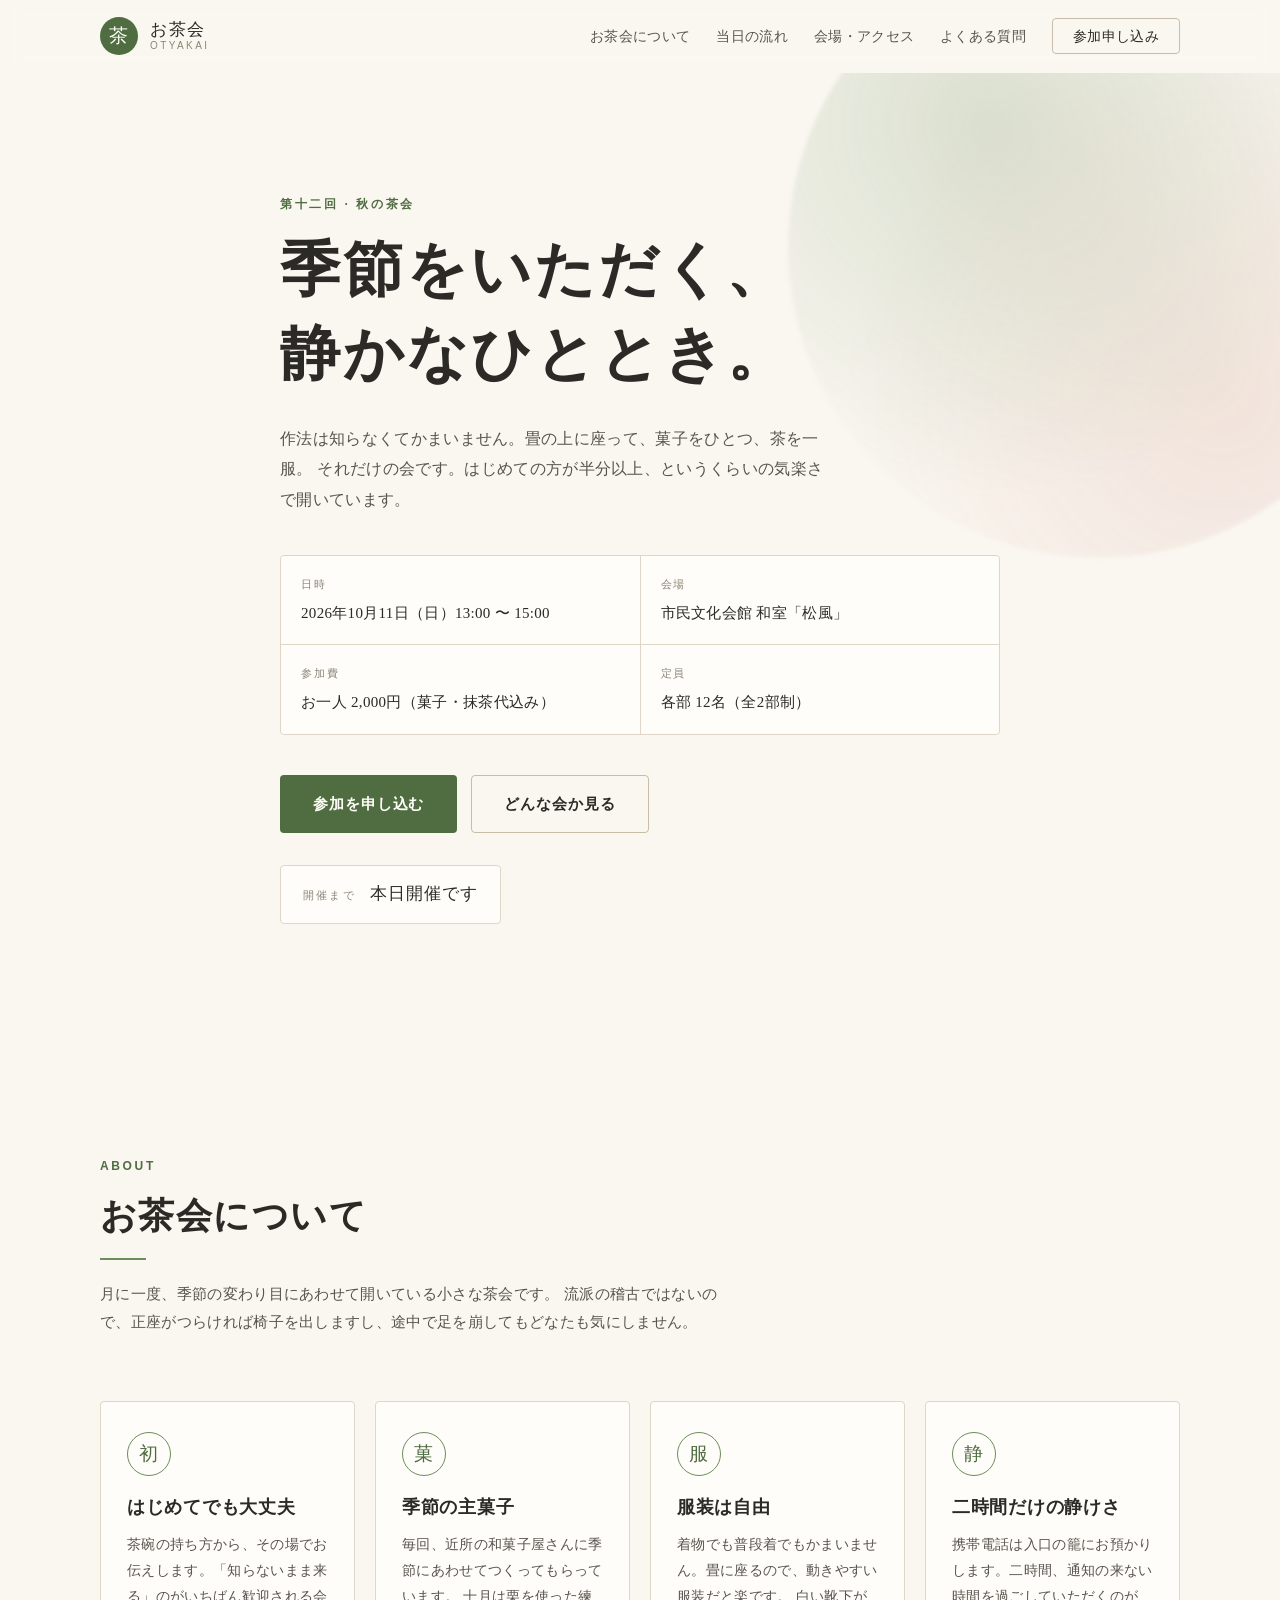
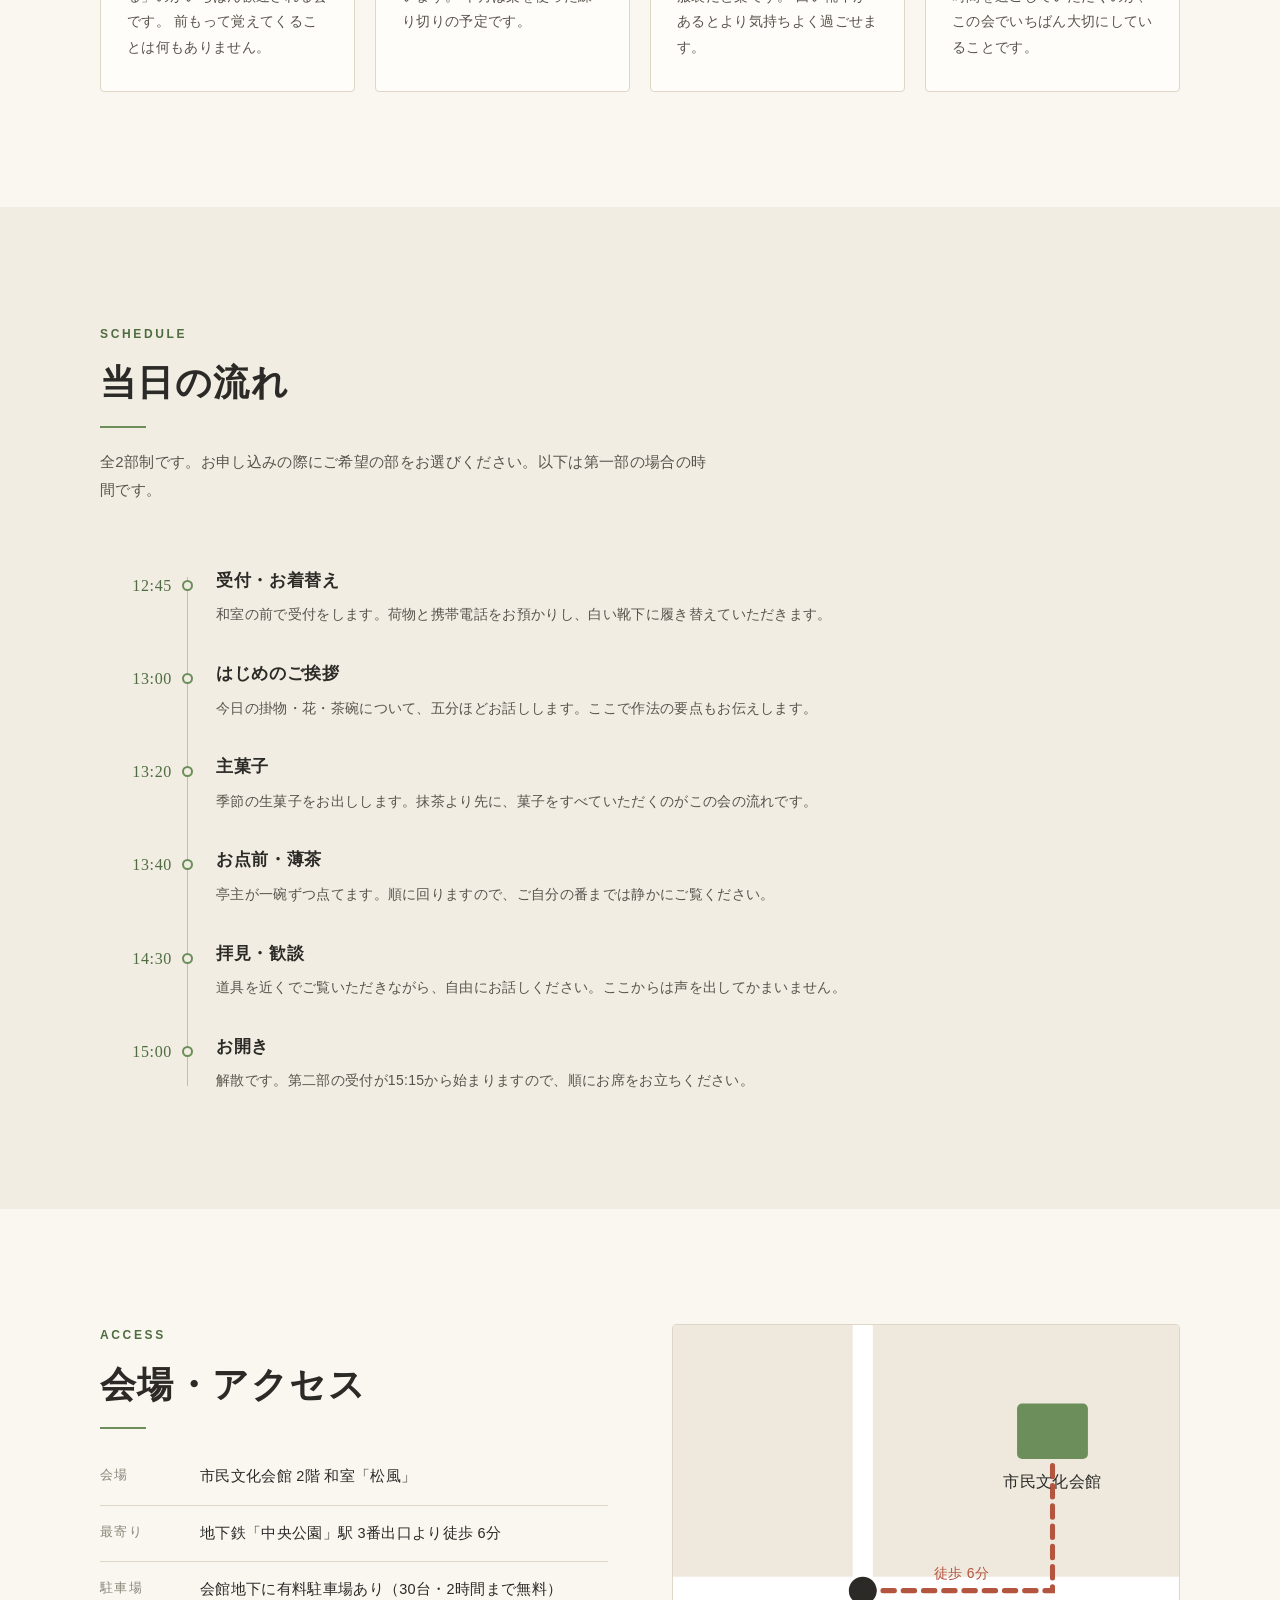
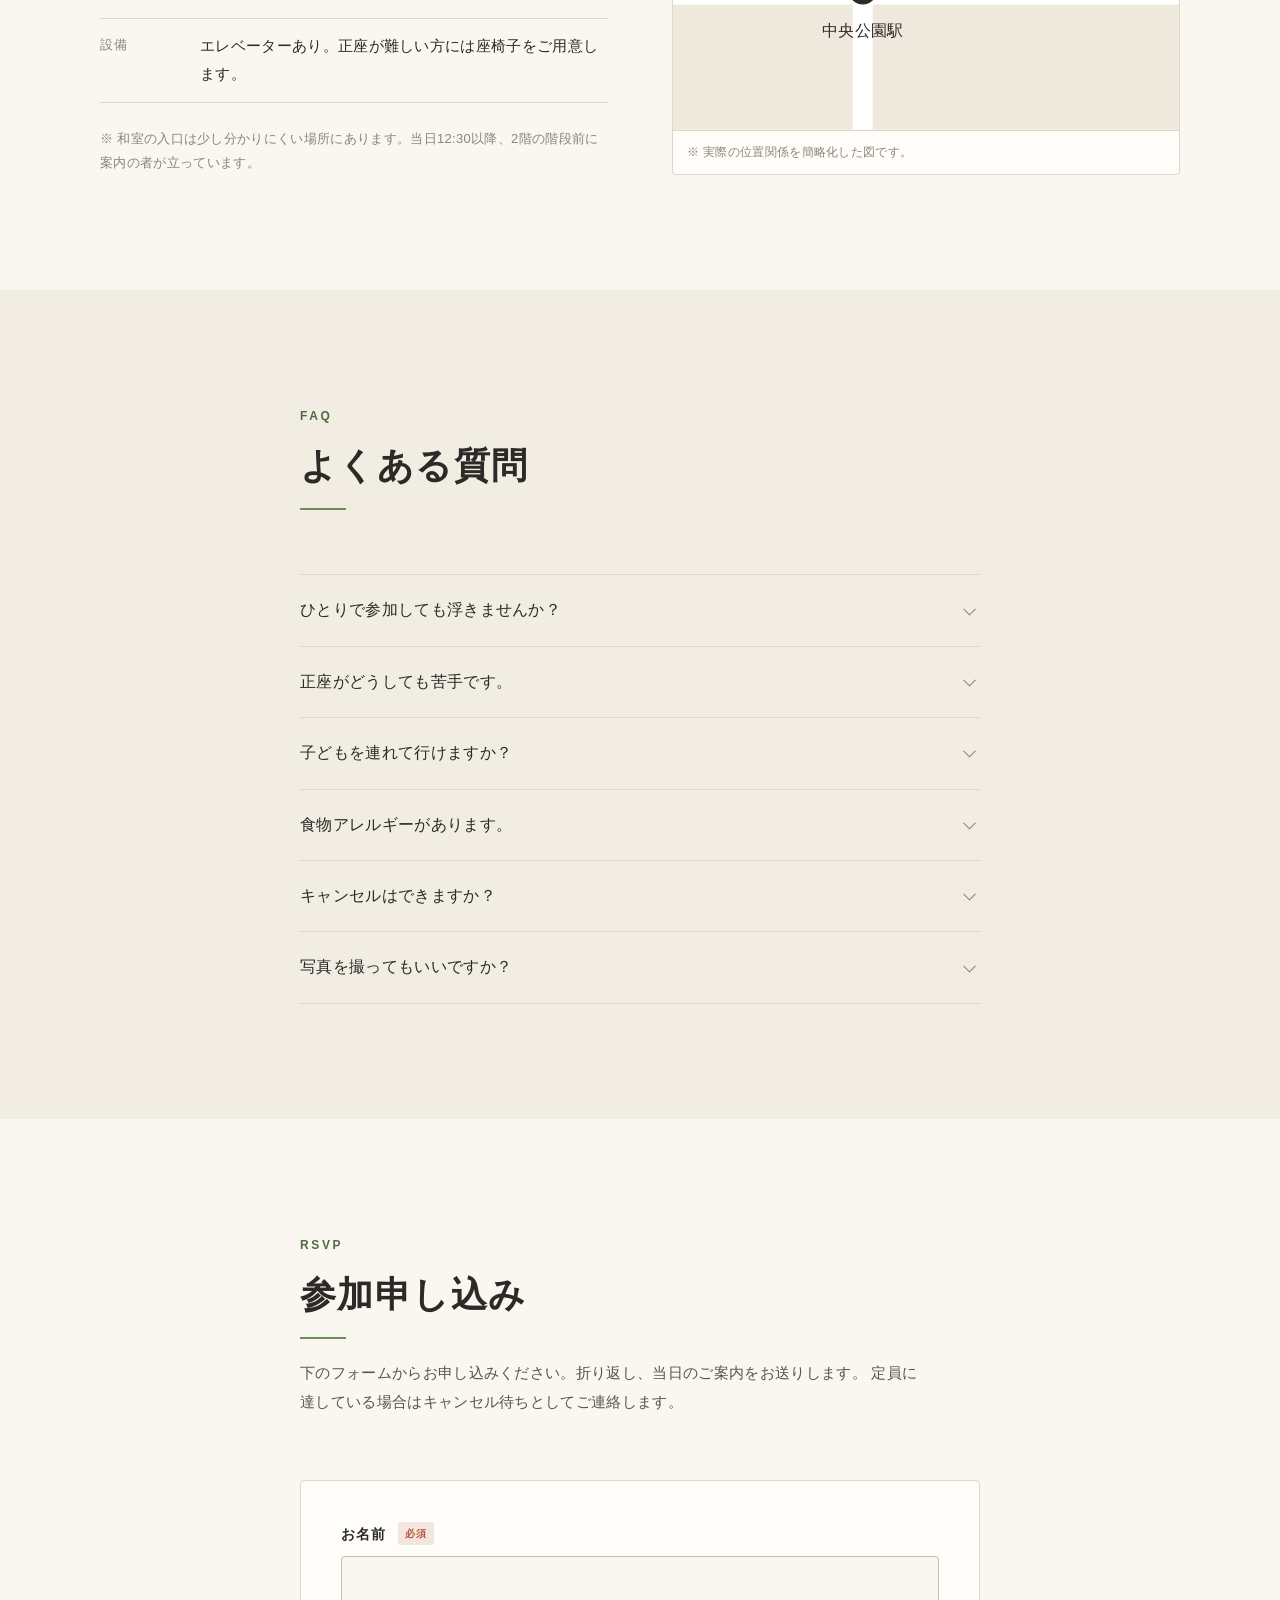
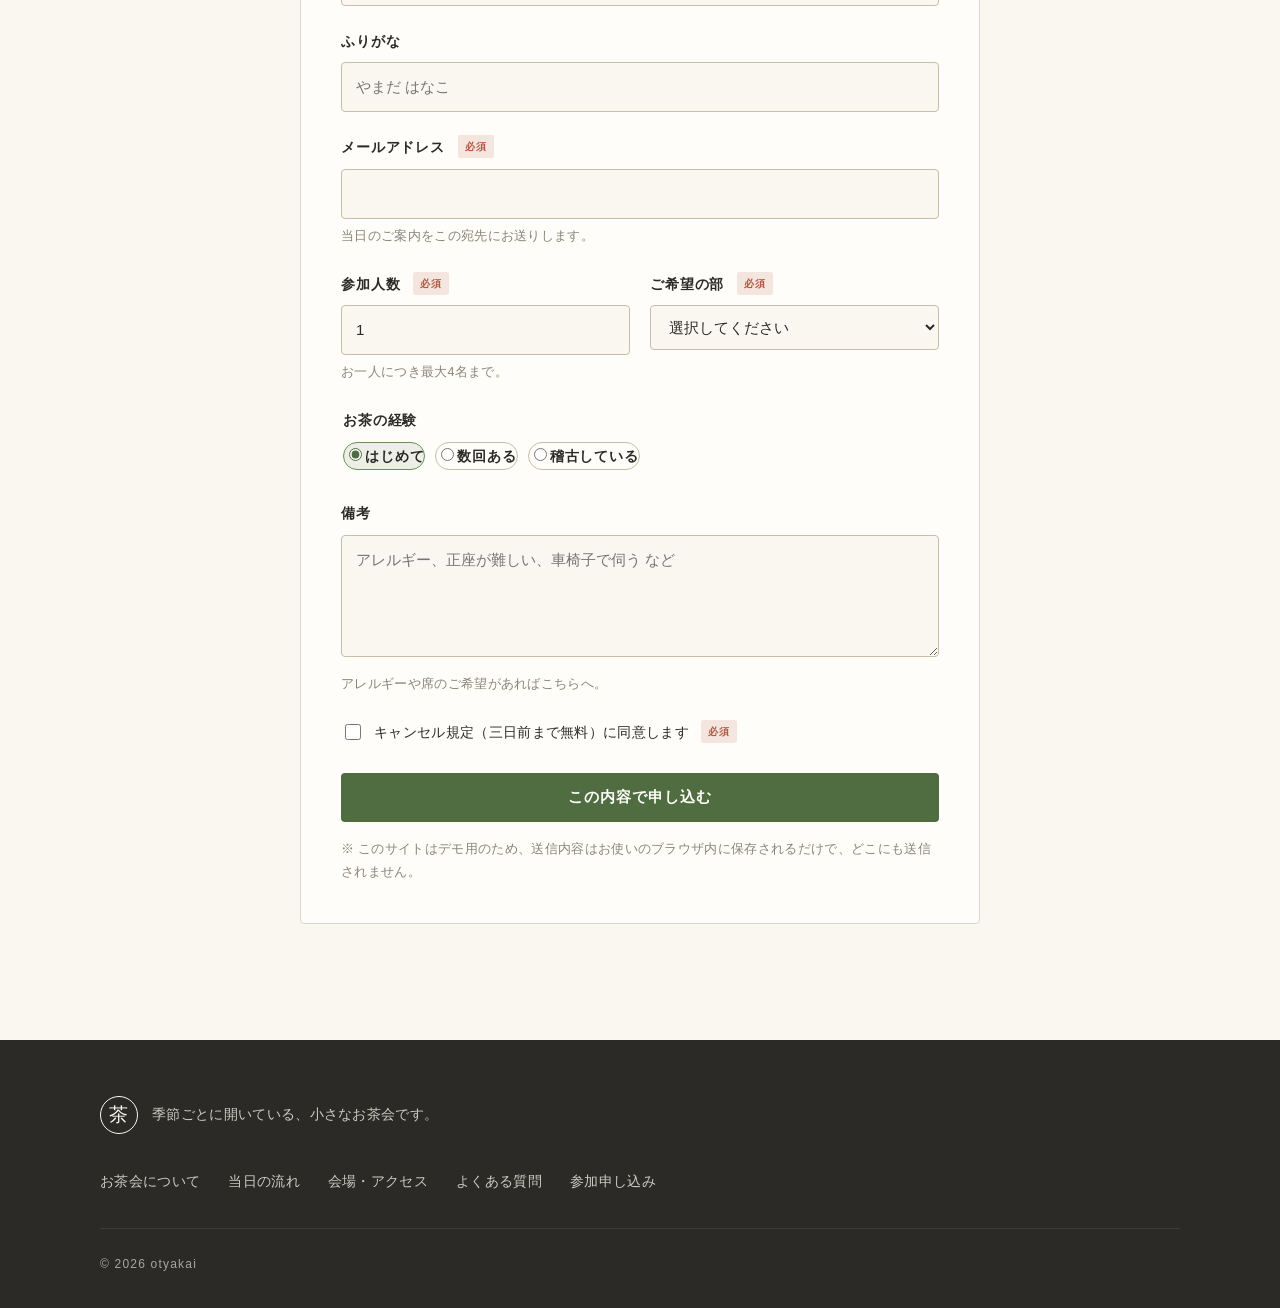
<file: index.html>
<!DOCTYPE html>
<html lang="ja">
<head>
  <meta charset="UTF-8">
  <meta name="viewport" content="width=device-width, initial-scale=1">
  <title>お茶会 | 季節をいただく、静かなひととき</title>
  <meta name="description" content="はじめての方も、作法を知らない方も歓迎の小さなお茶会。季節の主菓子とお抹茶を、肩の力を抜いて味わう二時間です。">
  <meta property="og:title" content="お茶会 | 季節をいただく、静かなひととき">
  <meta property="og:description" content="はじめての方も歓迎の小さなお茶会。季節の主菓子とお抹茶を味わう二時間です。">
  <meta property="og:type" content="website">
  <meta name="theme-color" content="#6b8e5a">
  <link rel="icon" href="data:image/svg+xml,<svg xmlns='http://www.w3.org/2000/svg' viewBox='0 0 100 100'><text y='.9em' font-size='90'>&#127861;</text></svg>">
  <link rel="stylesheet" href="assets/css/style.css">
</head>
<body>
  <a class="skip-link" href="#main">本文へスキップ</a>

  <header class="site-header" id="siteHeader">
    <div class="wrap header-inner">
      <a class="brand" href="#top">
        <span class="brand-mark" aria-hidden="true">茶</span>
        <span class="brand-text">
          <span class="brand-ja">お茶会</span>
          <span class="brand-en">OTYAKAI</span>
        </span>
      </a>

      <button class="nav-toggle" id="navToggle" aria-expanded="false" aria-controls="siteNav">
        <span class="nav-toggle-bars" aria-hidden="true"><span></span><span></span><span></span></span>
        <span class="visually-hidden">メニューを開く</span>
      </button>

      <nav class="site-nav" id="siteNav" aria-label="メインナビゲーション">
        <ul>
          <li><a href="#about">お茶会について</a></li>
          <li><a href="#flow">当日の流れ</a></li>
          <li><a href="#access">会場・アクセス</a></li>
          <li><a href="#faq">よくある質問</a></li>
          <li><a class="nav-cta" href="#rsvp">参加申し込み</a></li>
        </ul>
      </nav>
    </div>
  </header>

  <main id="main">
    <!-- ヒーロー -->
    <section class="hero" id="top">
      <div class="wrap hero-inner">
        <p class="eyebrow reveal">第十二回 · 秋の茶会</p>
        <h1 class="hero-title reveal">
          季節をいただく、<br>静かなひととき。
        </h1>
        <p class="hero-lead reveal">
          作法は知らなくてかまいません。畳の上に座って、菓子をひとつ、茶を一服。
          それだけの会です。はじめての方が半分以上、というくらいの気楽さで開いています。
        </p>

        <dl class="hero-facts reveal">
          <div>
            <dt>日時</dt>
            <dd><time datetime="2026-10-11T13:00">2026年10月11日（日）13:00 〜 15:00</time></dd>
          </div>
          <div>
            <dt>会場</dt>
            <dd>市民文化会館 和室「松風」</dd>
          </div>
          <div>
            <dt>参加費</dt>
            <dd>お一人 2,000円（菓子・抹茶代込み）</dd>
          </div>
          <div>
            <dt>定員</dt>
            <dd>各部 12名（全2部制）</dd>
          </div>
        </dl>

        <div class="hero-actions reveal">
          <a class="btn btn-primary" href="#rsvp">参加を申し込む</a>
          <a class="btn btn-ghost" href="#about">どんな会か見る</a>
        </div>

        <div class="countdown reveal" id="countdown" data-event="2026-10-11T13:00:00+09:00" hidden>
          <span class="countdown-label">開催まで</span>
          <span class="countdown-values" id="countdownValues"></span>
        </div>
      </div>
      <div class="hero-deco" aria-hidden="true"></div>
    </section>

    <!-- お茶会について -->
    <section class="section" id="about">
      <div class="wrap">
        <header class="section-head reveal">
          <p class="section-eyebrow">About</p>
          <h2 class="section-title">お茶会について</h2>
          <p class="section-lead">
            月に一度、季節の変わり目にあわせて開いている小さな茶会です。
            流派の稽古ではないので、正座がつらければ椅子を出しますし、途中で足を崩してもどなたも気にしません。
          </p>
        </header>

        <ul class="card-grid">
          <li class="card reveal">
            <span class="card-icon" aria-hidden="true">初</span>
            <h3>はじめてでも大丈夫</h3>
            <p>
              茶碗の持ち方から、その場でお伝えします。「知らないまま来る」のがいちばん歓迎される会です。
              前もって覚えてくることは何もありません。
            </p>
          </li>
          <li class="card reveal">
            <span class="card-icon" aria-hidden="true">菓</span>
            <h3>季節の主菓子</h3>
            <p>
              毎回、近所の和菓子屋さんに季節にあわせてつくってもらっています。
              十月は栗を使った練り切りの予定です。
            </p>
          </li>
          <li class="card reveal">
            <span class="card-icon" aria-hidden="true">服</span>
            <h3>服装は自由</h3>
            <p>
              着物でも普段着でもかまいません。畳に座るので、動きやすい服装だと楽です。
              白い靴下があるとより気持ちよく過ごせます。
            </p>
          </li>
          <li class="card reveal">
            <span class="card-icon" aria-hidden="true">静</span>
            <h3>二時間だけの静けさ</h3>
            <p>
              携帯電話は入口の籠にお預かりします。二時間、通知の来ない時間を過ごしていただくのが、
              この会でいちばん大切にしていることです。
            </p>
          </li>
        </ul>
      </div>
    </section>

    <!-- 当日の流れ -->
    <section class="section section-alt" id="flow">
      <div class="wrap">
        <header class="section-head reveal">
          <p class="section-eyebrow">Schedule</p>
          <h2 class="section-title">当日の流れ</h2>
          <p class="section-lead">
            全2部制です。お申し込みの際にご希望の部をお選びください。以下は第一部の場合の時間です。
          </p>
        </header>

        <ol class="timeline">
          <li class="timeline-item reveal">
            <span class="timeline-time"><time datetime="12:45">12:45</time></span>
            <div class="timeline-body">
              <h3>受付・お着替え</h3>
              <p>和室の前で受付をします。荷物と携帯電話をお預かりし、白い靴下に履き替えていただきます。</p>
            </div>
          </li>
          <li class="timeline-item reveal">
            <span class="timeline-time"><time datetime="13:00">13:00</time></span>
            <div class="timeline-body">
              <h3>はじめのご挨拶</h3>
              <p>今日の掛物・花・茶碗について、五分ほどお話しします。ここで作法の要点もお伝えします。</p>
            </div>
          </li>
          <li class="timeline-item reveal">
            <span class="timeline-time"><time datetime="13:20">13:20</time></span>
            <div class="timeline-body">
              <h3>主菓子</h3>
              <p>季節の生菓子をお出しします。抹茶より先に、菓子をすべていただくのがこの会の流れです。</p>
            </div>
          </li>
          <li class="timeline-item reveal">
            <span class="timeline-time"><time datetime="13:40">13:40</time></span>
            <div class="timeline-body">
              <h3>お点前・薄茶</h3>
              <p>亭主が一碗ずつ点てます。順に回りますので、ご自分の番までは静かにご覧ください。</p>
            </div>
          </li>
          <li class="timeline-item reveal">
            <span class="timeline-time"><time datetime="14:30">14:30</time></span>
            <div class="timeline-body">
              <h3>拝見・歓談</h3>
              <p>道具を近くでご覧いただきながら、自由にお話しください。ここからは声を出してかまいません。</p>
            </div>
          </li>
          <li class="timeline-item reveal">
            <span class="timeline-time"><time datetime="15:00">15:00</time></span>
            <div class="timeline-body">
              <h3>お開き</h3>
              <p>解散です。第二部の受付が15:15から始まりますので、順にお席をお立ちください。</p>
            </div>
          </li>
        </ol>
      </div>
    </section>

    <!-- 会場・アクセス -->
    <section class="section" id="access">
      <div class="wrap access-grid">
        <div class="access-info reveal">
          <p class="section-eyebrow">Access</p>
          <h2 class="section-title">会場・アクセス</h2>

          <dl class="detail-list">
            <div>
              <dt>会場</dt>
              <dd>市民文化会館 2階 和室「松風」</dd>
            </div>
            <div>
              <dt>最寄り</dt>
              <dd>地下鉄「中央公園」駅 3番出口より徒歩 6分</dd>
            </div>
            <div>
              <dt>駐車場</dt>
              <dd>会館地下に有料駐車場あり（30台・2時間まで無料）</dd>
            </div>
            <div>
              <dt>設備</dt>
              <dd>エレベーターあり。正座が難しい方には座椅子をご用意します。</dd>
            </div>
          </dl>

          <p class="note">
            ※ 和室の入口は少し分かりにくい場所にあります。当日12:30以降、2階の階段前に案内の者が立っています。
          </p>
        </div>

        <figure class="access-map reveal" aria-label="会場周辺の簡略地図">
          <svg viewBox="0 0 400 320" role="img" aria-label="中央公園駅から市民文化会館までの簡略図">
            <rect width="400" height="320" fill="var(--map-bg)"/>
            <path d="M0 210 H400" stroke="var(--map-road)" stroke-width="22" fill="none"/>
            <path d="M150 0 V320" stroke="var(--map-road)" stroke-width="16" fill="none"/>
            <path d="M150 210 H300 V90" stroke="var(--map-route)" stroke-width="4" stroke-dasharray="9 7" fill="none" stroke-linecap="round"/>
            <circle cx="150" cy="210" r="11" fill="var(--map-pin-alt)"/>
            <rect x="272" y="62" width="56" height="44" rx="4" fill="var(--map-pin)"/>
            <text x="150" y="246" text-anchor="middle" class="map-label">中央公園駅</text>
            <text x="300" y="128" text-anchor="middle" class="map-label">市民文化会館</text>
            <text x="228" y="200" text-anchor="middle" class="map-label map-label-sm">徒歩 6分</text>
          </svg>
          <figcaption>※ 実際の位置関係を簡略化した図です。</figcaption>
        </figure>
      </div>
    </section>

    <!-- FAQ -->
    <section class="section section-alt" id="faq">
      <div class="wrap wrap-narrow">
        <header class="section-head reveal">
          <p class="section-eyebrow">FAQ</p>
          <h2 class="section-title">よくある質問</h2>
        </header>

        <div class="faq-list">
          <details class="faq-item reveal">
            <summary>ひとりで参加しても浮きませんか？</summary>
            <p>毎回半分ほどの方がおひとりでいらっしゃいます。席順はこちらで決めますので、知り合いがいなくても困ることはありません。</p>
          </details>
          <details class="faq-item reveal">
            <summary>正座がどうしても苦手です。</summary>
            <p>座椅子と正座椅子を用意しています。申し込みフォームの備考欄に一言いただければ、その席をご用意しておきます。</p>
          </details>
          <details class="faq-item reveal">
            <summary>子どもを連れて行けますか？</summary>
            <p>小学生以上のお子さまでしたら一緒にご参加いただけます。参加費はお一人分として数えてください。それより小さいお子さまは、静かな時間が長いため次回以降をおすすめしています。</p>
          </details>
          <details class="faq-item reveal">
            <summary>食物アレルギーがあります。</summary>
            <p>主菓子には小豆・卵・小麦を使う場合があります。申し込み時にお知らせいただければ、代替の菓子をご用意します（一週間前までにご連絡ください）。</p>
          </details>
          <details class="faq-item reveal">
            <summary>キャンセルはできますか？</summary>
            <p>三日前までは無料です。それ以降は菓子の手配の都合で参加費を頂戴しています。ご連絡だけは必ずお願いします。</p>
          </details>
          <details class="faq-item reveal">
            <summary>写真を撮ってもいいですか？</summary>
            <p>お点前の間はご遠慮ください。14:30からの拝見・歓談の時間は自由に撮影いただけます。</p>
          </details>
        </div>
      </div>
    </section>

    <!-- 参加申し込み -->
    <section class="section" id="rsvp">
      <div class="wrap wrap-narrow">
        <header class="section-head reveal">
          <p class="section-eyebrow">RSVP</p>
          <h2 class="section-title">参加申し込み</h2>
          <p class="section-lead">
            下のフォームからお申し込みください。折り返し、当日のご案内をお送りします。
            定員に達している場合はキャンセル待ちとしてご連絡します。
          </p>
        </header>

        <form class="rsvp-form reveal" id="rsvpForm" novalidate>
          <div class="field">
            <label for="name">お名前 <span class="required">必須</span></label>
            <input type="text" id="name" name="name" autocomplete="name" required>
            <p class="error" data-error-for="name" role="alert"></p>
          </div>

          <div class="field">
            <label for="kana">ふりがな</label>
            <input type="text" id="kana" name="kana" placeholder="やまだ はなこ">
            <p class="error" data-error-for="kana" role="alert"></p>
          </div>

          <div class="field">
            <label for="email">メールアドレス <span class="required">必須</span></label>
            <input type="email" id="email" name="email" autocomplete="email" required>
            <p class="hint">当日のご案内をこの宛先にお送りします。</p>
            <p class="error" data-error-for="email" role="alert"></p>
          </div>

          <div class="field-row">
            <div class="field">
              <label for="party">参加人数 <span class="required">必須</span></label>
              <input type="number" id="party" name="party" min="1" max="4" value="1" required>
              <p class="hint">お一人につき最大4名まで。</p>
              <p class="error" data-error-for="party" role="alert"></p>
            </div>

            <div class="field">
              <label for="session">ご希望の部 <span class="required">必須</span></label>
              <select id="session" name="session" required>
                <option value="">選択してください</option>
                <option value="第一部 13:00-15:00">第一部　13:00 〜 15:00</option>
                <option value="第二部 15:30-17:30">第二部　15:30 〜 17:30</option>
                <option value="どちらでも可">どちらでも可</option>
              </select>
              <p class="error" data-error-for="session" role="alert"></p>
            </div>
          </div>

          <fieldset class="field">
            <legend>お茶の経験</legend>
            <div class="radio-group">
              <label class="radio"><input type="radio" name="experience" value="はじめて" checked><span>はじめて</span></label>
              <label class="radio"><input type="radio" name="experience" value="数回ある"><span>数回ある</span></label>
              <label class="radio"><input type="radio" name="experience" value="稽古している"><span>稽古している</span></label>
            </div>
          </fieldset>

          <div class="field">
            <label for="notes">備考</label>
            <textarea id="notes" name="notes" rows="4" placeholder="アレルギー、正座が難しい、車椅子で伺う など"></textarea>
            <p class="hint">アレルギーや席のご希望があればこちらへ。</p>
          </div>

          <label class="checkbox">
            <input type="checkbox" id="agree" name="agree" required>
            <span>キャンセル規定（三日前まで無料）に同意します <span class="required">必須</span></span>
          </label>
          <p class="error" data-error-for="agree" role="alert"></p>

          <button class="btn btn-primary btn-block" type="submit">この内容で申し込む</button>
          <p class="form-note">
            ※ このサイトはデモ用のため、送信内容はお使いのブラウザ内に保存されるだけで、どこにも送信されません。
          </p>
        </form>

        <div class="rsvp-success" id="rsvpSuccess" hidden tabindex="-1">
          <h3>お申し込みを受け付けました</h3>
          <p>以下の内容で承りました。折り返しご案内をお送りします。</p>
          <dl class="summary" id="rsvpSummary"></dl>
          <button class="btn btn-ghost" type="button" id="rsvpReset">別の内容で申し込み直す</button>
        </div>
      </div>
    </section>
  </main>

  <footer class="site-footer">
    <div class="wrap footer-inner">
      <div class="footer-brand">
        <span class="brand-mark" aria-hidden="true">茶</span>
        <p>季節ごとに開いている、小さなお茶会です。</p>
      </div>
      <nav class="footer-nav" aria-label="フッターナビゲーション">
        <ul>
          <li><a href="#about">お茶会について</a></li>
          <li><a href="#flow">当日の流れ</a></li>
          <li><a href="#access">会場・アクセス</a></li>
          <li><a href="#faq">よくある質問</a></li>
          <li><a href="#rsvp">参加申し込み</a></li>
        </ul>
      </nav>
      <p class="footer-copy">© <span id="year">2026</span> otyakai</p>
    </div>
  </footer>

  <script src="assets/js/main.js"></script>
</body>
</html>
</file>
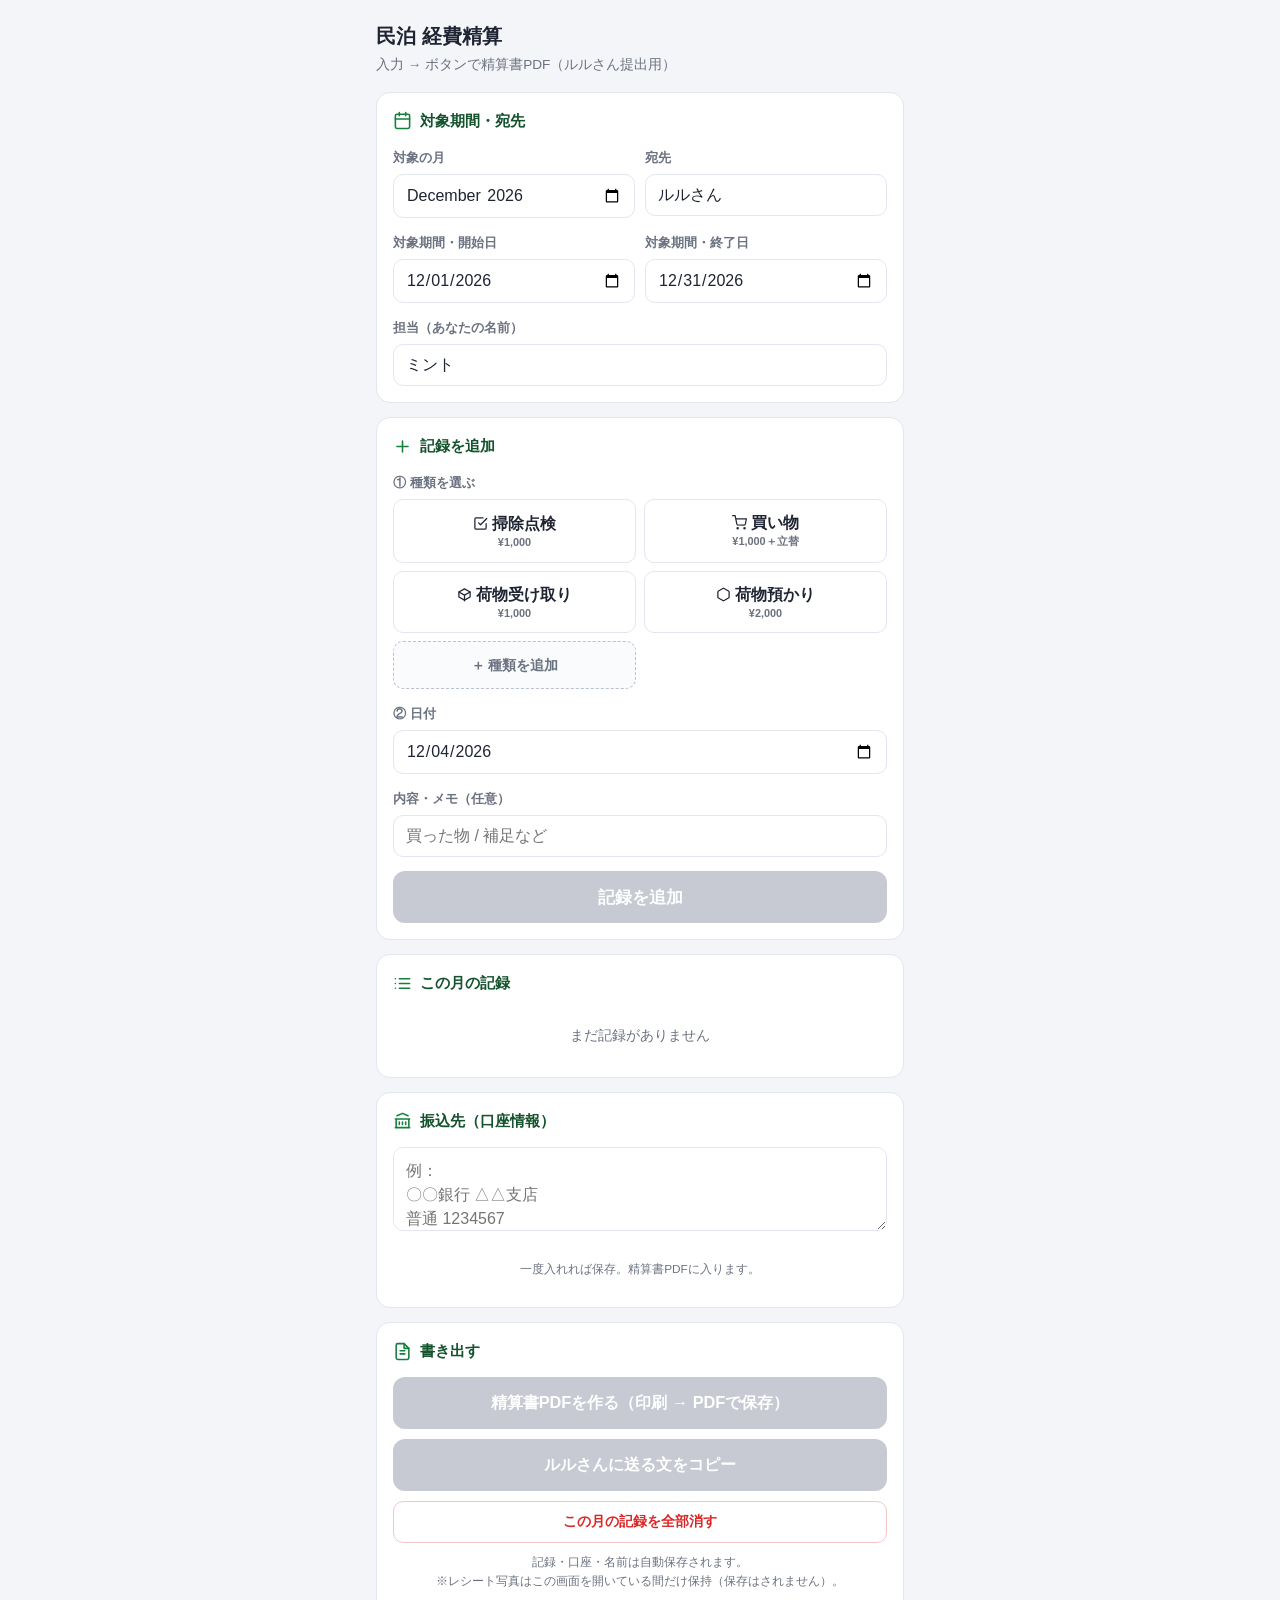
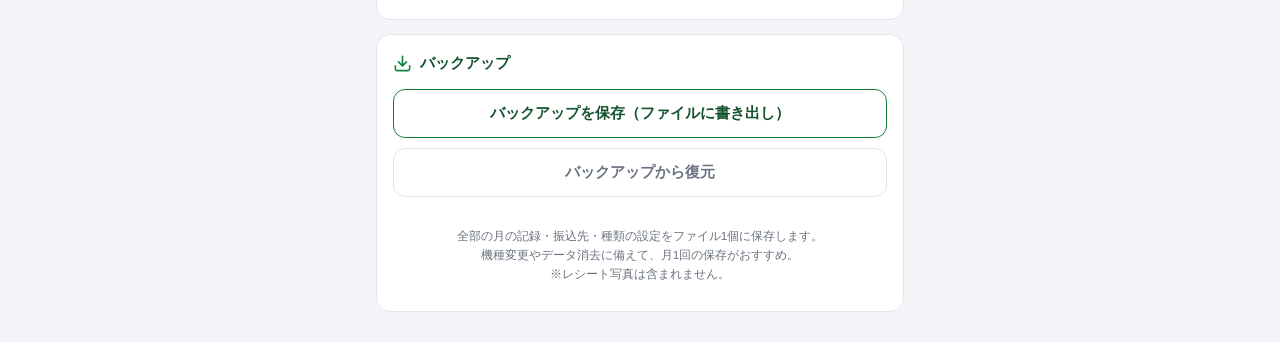
<file: minpaku-keihi/index.html>
<!DOCTYPE html>
<html lang="ja">
<head>
<meta charset="UTF-8">
<meta name="viewport" content="width=device-width, initial-scale=1.0">
<title>民泊 経費精算</title>
<style>
  :root{
    --bg:#f4f5f8; --card:#fff; --ink:#1f2433; --sub:#6b7280; --line:#e3e6ee;
    --indigo:#15803d; --indigo-d:#14532d; --teal:#0d9488; --teal-d:#0f766e;
    --green:#22c55e; --green-bg:#dcfce7; --red:#dc2626;
  }
  *{box-sizing:border-box;-webkit-tap-highlight-color:transparent;}
  body{margin:0 auto;max-width:560px;padding:16px;
    font-family:-apple-system,BlinkMacSystemFont,"Hiragino Sans","Yu Gothic UI","Noto Sans JP",sans-serif;
    background:var(--bg);color:var(--ink);line-height:1.6;}
  h1{font-size:1.25rem;margin:4px 0 2px;}
  .sub{color:var(--sub);font-size:.85rem;margin:0 0 16px;}
  .card{background:var(--card);border:1px solid var(--line);border-radius:14px;padding:16px;margin-bottom:14px;}
  .card-h{display:flex;align-items:center;gap:8px;font-size:.95rem;font-weight:800;color:var(--indigo-d);margin:0 0 14px;}
  .card-h svg{flex:0 0 auto;width:19px;height:19px;stroke:var(--indigo);}
  .pick svg{width:16px;height:16px;vertical-align:-3px;margin-right:5px;stroke:currentColor;}
  label{display:block;font-size:.82rem;color:var(--sub);font-weight:600;margin:0 0 6px;}
  .field{margin-bottom:14px;}
  .field.last{margin-bottom:0;}
  input,textarea{width:100%;font-size:1rem;padding:11px 12px;border:1px solid var(--line);
    border-radius:10px;background:#fff;color:var(--ink);font-family:inherit;}
  textarea{resize:vertical;min-height:84px;line-height:1.5;}
  input:focus,textarea:focus,button:focus-visible{outline:2px solid var(--indigo);outline-offset:1px;}
  .two{display:flex;gap:10px;}
  .two>div{flex:1;}
  .btn-row{display:flex;gap:8px;}
  .genres{display:grid;grid-template-columns:1fr 1fr;gap:8px;}
  .pick{position:relative;padding:13px 8px;font-size:.98rem;font-weight:700;border:1.5px solid var(--line);
    border-radius:10px;background:#fff;color:var(--ink);cursor:pointer;transition:.12s;min-height:48px;}
  .pick.on{background:var(--indigo);border-color:var(--indigo);color:#fff;}
  .pick .gfee{display:block;font-size:.68rem;font-weight:600;color:var(--sub);margin-top:1px;}
  .pick.on .gfee{color:#d7f2e2;}
  .pick .gdel{position:absolute;top:-7px;right:-7px;width:22px;height:22px;border-radius:99px;
    background:#fff;border:1px solid #f0c7c7;color:var(--red);font-size:.8rem;font-weight:800;line-height:20px;text-align:center;}
  /* ✕ の左隣に置く。左端に出すと隣のカードの ✕ と重なって押し間違える */
  .pick .gedit{position:absolute;top:-7px;right:20px;width:22px;height:22px;border-radius:99px;
    background:#fff;border:1px solid #bbf0d1;color:var(--indigo-d);font-size:.72rem;font-weight:800;line-height:20px;text-align:center;}
  .pick-add{padding:13px 8px;font-size:.9rem;font-weight:700;border:1.5px dashed #b9c0cf;
    border-radius:10px;background:#fafbfd;color:var(--sub);cursor:pointer;min-height:48px;}
  .rooms{display:grid;grid-template-columns:1fr 1fr;gap:8px;}
  .room{padding:12px 6px;font-size:.95rem;font-weight:700;text-align:center;border:1.5px solid var(--line);
    border-radius:10px;background:#fff;color:var(--ink);cursor:pointer;transition:.12s;min-height:54px;
    display:flex;flex-direction:column;justify-content:center;}
  .room small{display:block;font-weight:400;font-size:.68rem;color:var(--sub);margin-top:2px;}
  .room.on{background:var(--green);border-color:var(--green);color:#fff;}
  .room.on small{color:#eafaf0;}
  .fee-note{font-size:.9rem;color:var(--teal);font-weight:700;margin:-4px 0 14px;}
  .add{width:100%;padding:14px;font-size:1.05rem;font-weight:800;background:var(--indigo);color:#fff;
    border:none;border-radius:12px;cursor:pointer;min-height:52px;}
  .add:disabled{background:#c7c9d3;cursor:not-allowed;}
  .add:not(:disabled):active{background:var(--indigo-d);}
  .list-empty{color:var(--sub);font-size:.9rem;text-align:center;padding:14px 0;}
  .row{display:flex;align-items:center;gap:10px;padding:11px 0;border-top:1px solid var(--line);}
  .row:first-child{border-top:none;}
  .row .meta{flex:1;min-width:0;}
  .row .top{font-weight:700;font-size:.95rem;}
  .tag{font-size:.68rem;font-weight:700;padding:1px 7px;border-radius:99px;margin-right:6px;vertical-align:1px;}
  .tag.c{background:var(--green-bg);color:var(--indigo-d);}
  .tag.s{background:#ccfbf1;color:#0f766e;}
  .tag.o{background:#f1f2f6;color:#4a5163;}
  .row .note{font-size:.78rem;color:var(--sub);}
  .row .photoctrl{margin-top:5px;display:flex;align-items:center;gap:8px;}
  .row .photobtn{font-size:.72rem;font-weight:700;color:var(--indigo-d);background:var(--green-bg);
    border:1px solid #bbf0d1;border-radius:8px;padding:4px 9px;cursor:pointer;}
  .row .thumb{width:30px;height:30px;border-radius:6px;object-fit:cover;border:1px solid var(--line);}
  .row .amt{font-weight:800;font-size:.95rem;white-space:nowrap;text-align:right;}
  .row .amt span{display:block;font-size:.7rem;font-weight:600;color:var(--sub);}
  .del{border:none;background:none;color:var(--red);font-size:.78rem;font-weight:700;cursor:pointer;padding:6px;flex:0 0 auto;}
  .edit{border:none;background:none;color:var(--indigo-d);font-size:.78rem;font-weight:700;cursor:pointer;padding:6px;flex:0 0 auto;}
  .row.editing{background:#f0faf4;border-radius:10px;margin:0 -8px;padding-left:8px;padding-right:8px;}
  /* 指で押す端末では、編集と削除が隣り合っていて押し間違えやすいので大きくする */
  @media (pointer:coarse){
    .del,.edit{padding:13px 8px;}
    .row .photobtn{padding:9px 12px;min-height:40px;}
  }
  .cancel-edit{width:100%;padding:10px;font-size:.85rem;font-weight:700;background:#fff;color:var(--sub);
    border:1px solid var(--line);border-radius:10px;cursor:pointer;margin-top:8px;}
  .edit-note{font-size:.78rem;color:var(--indigo-d);font-weight:700;margin:0 0 10px;display:none;}
  .totals{margin-top:6px;padding-top:12px;border-top:2px solid var(--ink);}
  .t-line{display:flex;justify-content:space-between;font-size:.9rem;margin:3px 0;color:var(--sub);}
  .t-line.grand{font-size:1.15rem;font-weight:800;color:var(--ink);margin-top:8px;}
  .t-line.grand .v{color:var(--teal);}
  .save-note{font-size:.72rem;color:var(--green);font-weight:700;margin-top:8px;height:1em;}
  .pdf{width:100%;padding:14px;font-size:1.02rem;font-weight:800;background:var(--indigo);color:#fff;
    border:none;border-radius:12px;cursor:pointer;min-height:52px;margin-bottom:10px;}
  .pdf:disabled{background:#c7c9d3;cursor:not-allowed;}
  .pdf:not(:disabled):active{background:var(--indigo-d);}
  .copy{width:100%;padding:14px;font-size:1.02rem;font-weight:800;background:var(--teal);color:#fff;
    border:none;border-radius:12px;cursor:pointer;min-height:52px;margin-bottom:10px;}
  .copy:disabled{background:#c7c9d3;cursor:not-allowed;}
  .clear{width:100%;padding:11px;font-size:.85rem;font-weight:700;background:#fff;color:var(--red);
    border:1px solid #f0c7c7;border-radius:10px;cursor:pointer;}
  .bk{width:100%;padding:13px;font-size:.95rem;font-weight:800;background:#fff;color:var(--indigo-d);
    border:1.5px solid var(--indigo);border-radius:12px;cursor:pointer;min-height:48px;margin-bottom:10px;}
  .bk:active{background:#f0faf4;}
  .bk.sub{border:1.5px solid var(--line);color:var(--sub);font-weight:700;margin-bottom:0;}
  .hint{font-size:.74rem;color:var(--sub);margin-top:10px;text-align:center;}
  .warn{font-size:.74rem;color:#9a6a00;background:#fff7e6;border:1px solid #ffe6b0;border-radius:8px;padding:8px 10px;margin-top:8px;}

  /* ===== 精算書（印刷=PDF）レイアウト ===== */
  #report{display:none;}
  @media print{
    /* 余白は @page 側で持つ。2ページ目以降にも同じ余白が付く */
    @page{ size:A4; margin:15mm 14mm; }
    body{max-width:none;padding:0;background:#fff;}
    body > *{display:none !important;}
    body > #report{display:block !important;}
    /* 背景色（区分チップ・合計欄）を印刷でも落とさない */
    #report{font-family:"Noto Sans CJK JP","Hiragino Sans","Yu Gothic UI",sans-serif;color:#1f2330;
      -webkit-print-color-adjust:exact;print-color-adjust:exact;}
    .r-wrap{width:auto;padding:0;}
    .r-head{display:flex;justify-content:space-between;align-items:flex-end;}
    .r-ttl{font-size:21px;font-weight:900;}
    .r-month{font-size:11px;color:#7b8090;margin-top:3px;}
    .r-meta{font-size:10px;color:#6b7180;text-align:right;line-height:1.7;}
    .r-rule{height:2px;background:#1f2330;margin:10px 0 14px;}
    .r-lead{font-size:11px;color:#333a48;margin-bottom:14px;}
    table.r-main{width:100%;border-collapse:collapse;font-size:11px;}
    /* 記録が多くて複数ページになっても、見出し行を各ページに繰り返す */
    table.r-main thead{display:table-header-group;}
    table.r-main tr{break-inside:avoid;page-break-inside:avoid;}
    table.r-main thead th{background:#eceff7;color:#4a5163;font-weight:700;font-size:10px;padding:8px 10px;text-align:left;border-bottom:1px solid #d3d9e6;}
    table.r-main thead th.num{text-align:right;}
    table.r-main tbody td{padding:9px 10px;border-bottom:1px solid #e8ebf2;}
    table.r-main tbody tr:nth-child(even) td{background:#fafbfd;}
    .r-num{text-align:right;white-space:nowrap;}
    .r-tot{font-weight:800;}
    .r-dash{color:#aab0bd;}
    .r-chip{display:inline-block;font-size:9.5px;font-weight:700;padding:2px 9px;border-radius:99px;white-space:nowrap;}
    .r-chip.buy{background:#ecdfc2;color:#7c6322;}
    .r-chip.clean{background:#d6efe6;color:#1d7a64;}
    .r-chip.other{background:#eceef3;color:#4a5163;}
    .r-totwrap{display:flex;justify-content:flex-end;margin-top:12px;break-inside:avoid;page-break-inside:avoid;}
    .r-totbox{width:48%;}
    .r-totrow{display:flex;justify-content:space-between;font-size:11px;padding:7px 14px;color:#4a5163;}
    .r-totrow.grand{background:#d6efe9;color:#0c5d52;font-size:14px;font-weight:900;padding:11px 14px;border-radius:4px;margin-top:4px;}
    .r-totrow.grand .v{color:#0d9488;}
    .r-bank{margin-top:16px;border:1px solid #d9dde7;border-radius:5px;padding:10px 13px;background:#fafbfd;width:62%;
      break-inside:avoid;page-break-inside:avoid;}
    .r-bank .h{font-weight:800;font-size:11px;margin-bottom:3px;}
    .r-bank pre{margin:0;font-family:inherit;white-space:pre-wrap;font-size:11px;color:#333a48;}
    .r-apx-h{font-size:11px;font-weight:800;margin:24px 0 10px;color:#2a3142;break-after:avoid;page-break-after:avoid;}
    .r-receipts{display:flex;flex-wrap:wrap;gap:12px;align-items:flex-start;}
    /* レシート1枚が写真と日付でページ分断されないように */
    .r-rcol{width:calc((100% - 24px)/3);break-inside:avoid;page-break-inside:avoid;}
    .r-photo{border:1px solid #d9dde7;border-radius:5px;overflow:hidden;background:#fff;}
    .r-photo img{display:block;width:100%;height:auto;}
    .r-rcap{text-align:center;margin-top:7px;}
    .r-rcap .d{font-size:10px;font-weight:800;color:#2a3142;}
    .r-rcap .s{font-size:9px;color:#7b8090;margin-top:1px;}
    .r-foot{margin-top:24px;font-size:8.5px;color:#9aa0ac;}
  }
</style>
</head>
<body>

  <h1>民泊 経費精算</h1>
  <p class="sub">入力 → ボタンで精算書PDF（ルルさん提出用）</p>

  <div class="card">
    <div class="card-h"><svg viewBox="0 0 24 24" fill="none" stroke-width="2" stroke-linecap="round" stroke-linejoin="round"><rect x="3" y="4" width="18" height="18" rx="2"></rect><path d="M16 2v4M8 2v4M3 10h18"></path></svg>対象期間・宛先</div>
    <div class="two">
      <div class="field last">
        <label for="month">対象の月</label>
        <input type="month" id="month">
      </div>
      <div class="field last">
        <label for="recipient">宛先</label>
        <input type="text" id="recipient" placeholder="ルルさん">
      </div>
    </div>
    <div class="two" style="margin-top:14px;">
      <div class="field last">
        <label for="rangeStart">対象期間・開始日</label>
        <input type="date" id="rangeStart">
      </div>
      <div class="field last">
        <label for="rangeEnd">対象期間・終了日</label>
        <input type="date" id="rangeEnd">
      </div>
    </div>
    <div class="field last" style="margin-top:14px;">
      <label for="staff">担当（あなたの名前）</label>
      <input type="text" id="staff" placeholder="ミント">
    </div>
  </div>

  <div class="card">
    <div class="card-h"><svg viewBox="0 0 24 24" fill="none" stroke-width="2" stroke-linecap="round" stroke-linejoin="round"><path d="M12 5v14M5 12h14"></path></svg>記録を追加</div>
    <div class="field">
      <label>① 種類を選ぶ</label>
      <div class="genres" id="genres"></div>
    </div>
    <div id="feeNote" class="fee-note" style="display:none;"></div>
    <div class="field">
      <label for="date">② 日付</label>
      <input type="date" id="date">
    </div>
    <div class="field" id="roomField" style="display:none;">
      <label id="roomLabel">③ 部屋を選ぶ</label>
      <div class="rooms" id="rooms"></div>
    </div>
    <div class="field" id="feeField" style="display:none;">
      <label for="fee" id="feeLabel">③ 作業料</label>
      <input type="number" id="fee" inputmode="numeric" min="0">
    </div>
    <div class="field" id="reimbField" style="display:none;">
      <label for="reimb" id="reimbLabel">④ 立替額（自分で払った実費）</label>
      <input type="number" id="reimb" inputmode="numeric" placeholder="例：2340" min="0">
    </div>
    <div class="field">
      <label for="content">内容・メモ（任意）</label>
      <input type="text" id="content" placeholder="買った物 / 補足など">
    </div>
    <div class="edit-note" id="editNote"></div>
    <button class="add" id="addBtn" disabled>記録を追加</button>
    <button type="button" class="cancel-edit" id="cancelEdit" style="display:none;">編集をやめる</button>
  </div>

  <div class="card">
    <div class="card-h"><svg viewBox="0 0 24 24" fill="none" stroke-width="2" stroke-linecap="round" stroke-linejoin="round"><path d="M8 6h13M8 12h13M8 18h13M3 6h.01M3 12h.01M3 18h.01"></path></svg>この月の記録</div>
    <div id="list"></div>
    <div class="totals" id="totals" style="display:none;">
      <div class="t-line"><span>作業料 合計</span><span class="v" id="tFee"></span></div>
      <div class="t-line"><span>立替 合計</span><span class="v" id="tReimb"></span></div>
      <div class="t-line grand"><span>総合計</span><span class="v" id="tGrand"></span></div>
    </div>
  </div>

  <div class="card">
    <div class="card-h"><svg viewBox="0 0 24 24" fill="none" stroke-width="2" stroke-linecap="round" stroke-linejoin="round"><path d="M3 21h18M3 10h18M5 6l7-3 7 3M4 10v11M20 10v11M8 14v3M12 14v3M16 14v3"></path></svg>振込先（口座情報）</div>
    <textarea id="bank" placeholder="例：&#10;〇〇銀行 △△支店&#10;普通 1234567&#10;口座名義 ミント タロウ"></textarea>
    <div class="save-note" id="bankSaved"></div>
    <p class="hint" style="margin-top:2px;">一度入れれば保存。精算書PDFに入ります。</p>
  </div>

  <div class="card">
    <div class="card-h"><svg viewBox="0 0 24 24" fill="none" stroke-width="2" stroke-linecap="round" stroke-linejoin="round"><path d="M14 2H6a2 2 0 00-2 2v16a2 2 0 002 2h12a2 2 0 002-2V8z"></path><path d="M14 2v6h6M9 15h6M9 11h6"></path></svg>書き出す</div>
    <button class="pdf" id="pdfBtn" disabled>精算書PDFを作る（印刷 → PDFで保存）</button>
    <button class="copy" id="copyBtn" disabled>ルルさんに送る文をコピー</button>
    <button class="clear" id="clearBtn">この月の記録を全部消す</button>
    <p class="hint">記録・口座・名前は自動保存されます。<br>※レシート写真はこの画面を開いている間だけ保持（保存はされません）。</p>
  </div>

  <div class="card">
    <div class="card-h"><svg viewBox="0 0 24 24" fill="none" stroke-width="2" stroke-linecap="round" stroke-linejoin="round"><path d="M21 15v4a2 2 0 01-2 2H5a2 2 0 01-2-2v-4M7 10l5 5 5-5M12 15V3"></path></svg>バックアップ</div>
    <button type="button" class="bk" id="backupBtn">バックアップを保存（ファイルに書き出し）</button>
    <button type="button" class="bk sub" id="restoreBtn">バックアップから復元</button>
    <div class="save-note" id="bkNote"></div>
    <p class="hint">全部の月の記録・振込先・種類の設定をファイル1個に保存します。<br>機種変更やデータ消去に備えて、月1回の保存がおすすめ。<br>※レシート写真は含まれません。</p>
  </div>

  <div id="report"></div>
  <input type="file" id="photoInput" accept="image/*" style="display:none;">
  <input type="file" id="restoreInput" accept=".json,application/json" style="display:none;">

<script>
(function(){
  "use strict";

  var DEFAULT_GENRES=[
    {key:"cleaning",label:"掃除点検",fee:1000,room:true},
    {key:"shopping",label:"買い物",fee:1000,reimb:true},
    {key:"pickup",label:"荷物受け取り",fee:1000,room:true},
    {key:"storage",label:"荷物預かり",fee:2000,room:true}
  ];
  var GENRE_ICONS={
    cleaning:'<svg viewBox="0 0 24 24" fill="none" stroke="currentColor" stroke-width="2" stroke-linecap="round" stroke-linejoin="round" style="width:15px;height:15px;vertical-align:-2px;margin-right:4px;"><path d="M9 11l3 3L22 4"></path><path d="M21 12v7a2 2 0 01-2 2H5a2 2 0 01-2-2V5a2 2 0 012-2h11"></path></svg>',
    shopping:'<svg viewBox="0 0 24 24" fill="none" stroke="currentColor" stroke-width="2" stroke-linecap="round" stroke-linejoin="round" style="width:15px;height:15px;vertical-align:-2px;margin-right:4px;"><circle cx="9" cy="21" r="1"></circle><circle cx="20" cy="21" r="1"></circle><path d="M1 1h4l2.7 13.4a2 2 0 002 1.6h9.7a2 2 0 002-1.6L23 6H6"></path></svg>',
    pickup:'<svg viewBox="0 0 24 24" fill="none" stroke="currentColor" stroke-width="2" stroke-linecap="round" stroke-linejoin="round" style="width:15px;height:15px;vertical-align:-2px;margin-right:4px;"><path d="M21 8l-9-5-9 5v8l9 5 9-5z"></path><path d="M3 8l9 5 9-5M12 13v9"></path></svg>',
    storage:'<svg viewBox="0 0 24 24" fill="none" stroke="currentColor" stroke-width="2" stroke-linecap="round" stroke-linejoin="round" style="width:15px;height:15px;vertical-align:-2px;margin-right:4px;"><path d="M21 16V8a2 2 0 00-1-1.73l-7-4a2 2 0 00-2 0l-7 4A2 2 0 003 8v8a2 2 0 001 1.73l7 4a2 2 0 002 0l7-4A2 2 0 0021 16z"></path></svg>'
  };
  var GENERIC_ICON='<svg viewBox="0 0 24 24" fill="none" stroke="currentColor" stroke-width="2" stroke-linecap="round" stroke-linejoin="round" style="width:15px;height:15px;vertical-align:-2px;margin-right:4px;"><path d="M20.59 13.41l-7.17 7.17a2 2 0 01-2.83 0L2 12V2h10l8.59 8.59a2 2 0 010 2.82z"></path><path d="M7 7h.01"></path></svg>';
  var ROOMS=[
    {name:"富士部屋",bldg:"ニューフロンティア"},
    {name:"桜部屋",bldg:"ニューフロンティア"},
    {name:"紅葉部屋",bldg:"パークサイド618"},
    {name:"桜2号",bldg:"サンコート表参道"},
    {name:"ジブリ部屋",bldg:"サンコート表参道"},
    {name:"波部屋",bldg:"サンコート南6条壱番館"}
  ];
  var STORE_KEY="minpaku_keihi_v1", BANK_KEY="minpaku_bank_v1", META_KEY="minpaku_meta_v1", RANGE_KEY="minpaku_range_v1", GENRE_KEY="minpaku_genres_v1";

  var state={month:"",genre:null,room:"",editingId:null};
  var nextId=1;
  var photos={};          // {entryId: dataURL}  ※セッションのみ
  var photoTargetId=null;
  window.__photos=photos; // テスト用フック

  var $=function(id){return document.getElementById(id);};
  var elMonth=$("month"),elRecipient=$("recipient"),elStaff=$("staff");
  var elRangeStart=$("rangeStart"),elRangeEnd=$("rangeEnd");
  var elDate=$("date"),elReimb=$("reimb"),elContent=$("content");
  var elFee=$("fee"),elFeeField=$("feeField"),elFeeLabel=$("feeLabel");
  var elRoomLabel=$("roomLabel"),elReimbLabel=$("reimbLabel");
  var elFeeNote=$("feeNote"),elRoomField=$("roomField"),elRooms=$("rooms"),elReimbField=$("reimbField");
  var elAddBtn=$("addBtn"),elList=$("list"),elTotals=$("totals");
  var elTFee=$("tFee"),elTReimb=$("tReimb"),elTGrand=$("tGrand");
  var elBank=$("bank"),elBankSaved=$("bankSaved");
  var elPdf=$("pdfBtn"),elCopy=$("copyBtn"),elClear=$("clearBtn");
  var elReport=$("report"),elPhotoInput=$("photoInput");
  var elCancelEdit=$("cancelEdit"),elEditNote=$("editNote");
  var elBackup=$("backupBtn"),elRestore=$("restoreBtn"),elRestoreInput=$("restoreInput"),elBkNote=$("bkNote");

  function z(n){return String(n).length<2?"0"+n:""+n;}
  function todayISO(){var d=new Date();return d.getFullYear()+"-"+z(d.getMonth()+1)+"-"+z(d.getDate());}
  function thisMonth(){return todayISO().slice(0,7);}
  function monthLabel(m){var p=m.split("-");return p[0]+"年"+Number(p[1])+"月";}
  // 提出日は「精算書を作った日」。以前は対象月の翌月1日を出していたため、
  // 月末に作ると未来の日付が載っていた
  function submitDate(){return formatJPDate(todayISO());}
  function firstDayOfMonth(m){return m+"-01";}
  function lastDayOfMonth(m){var p=m.split("-"),y=+p[0],mo=+p[1];var d=new Date(y,mo,0).getDate();return m+"-"+z(d);}
  function formatJPDate(iso){if(!iso)return"";var p=iso.split("-");return Number(p[0])+"年"+Number(p[1])+"月"+Number(p[2])+"日";}
  function rangeLabel(s,e){
    if(!s&&!e)return "";
    if(s===e)return formatJPDate(s);
    var sp=s.split("-"),ep=e.split("-");
    if(sp[0]===ep[0]&&sp[1]===ep[1]){ // 同じ年月なら「7月1日〜31日」
      return Number(sp[0])+"年"+Number(sp[1])+"月"+Number(sp[2])+"日〜"+Number(ep[2])+"日";
    }
    return formatJPDate(s)+"〜"+formatJPDate(e);
  }
  function fmtDate(iso){if(!iso)return"";var p=iso.split("-");return Number(p[1])+"/"+Number(p[2]);}
  function yen(n){return(Number(n)||0).toLocaleString("ja-JP");}
  function esc(s){return String(s).replace(/[&<>"']/g,function(c){return{"&":"&amp;","<":"&lt;",">":"&gt;","\"":"&quot;","'":"&#39;"}[c];});}

  function loadAll(){try{return JSON.parse(localStorage.getItem(STORE_KEY))||{};}catch(e){return{};}}
  function saveAll(o){try{localStorage.setItem(STORE_KEY,JSON.stringify(o));}catch(e){}}
  function entries(){return loadAll()[state.month]||[];}
  function setEntries(a){var all=loadAll();all[state.month]=a;saveAll(all);}
  // idは「全部の月」を通して重複させない。
  // （月ごとに1から振り直すと、月を切り替えたときに別の月のレシート写真が
  //   同じidの記録に付いて見えてしまうため）
  function refreshNextId(){
    var all=loadAll(),mx=0;
    Object.keys(all).forEach(function(m){
      (all[m]||[]).forEach(function(e){if(Number(e.id)>mx)mx=Number(e.id);});
    });
    nextId=mx+1;
  }
  function loadBank(){try{return localStorage.getItem(BANK_KEY)||"";}catch(e){return"";}}
  function saveBank(t){try{localStorage.setItem(BANK_KEY,t);}catch(e){}}
  function loadMeta(){try{return JSON.parse(localStorage.getItem(META_KEY))||{};}catch(e){return{};}}
  function saveMeta(){try{localStorage.setItem(META_KEY,JSON.stringify({staff:elStaff.value,recipient:elRecipient.value}));}catch(e){}}
  function loadGenresCustom(){try{return JSON.parse(localStorage.getItem(GENRE_KEY))||[];}catch(e){return[];}}
  function saveGenresCustom(a){try{localStorage.setItem(GENRE_KEY,JSON.stringify(a));}catch(e){}}
  function allGenres(){return DEFAULT_GENRES.concat(loadGenresCustom());}
  function findGenre(key){var g=null;allGenres().forEach(function(x){if(x.key===key)g=x;});return g;}
  function genreLabelOf(e){
    if(e.glabel)return e.glabel;
    var g=findGenre(e.genre);
    if(g)return g.label;
    return e.genre==="cleaning"?"掃除点検":e.genre==="shopping"?"買い物":"その他";
  }
  // 立替（実費）を扱う種類かどうか。
  // 種類を消したあとの古い記録は、立替が入っていれば立替ありとして扱う
  function hasReimb(e){
    var g=findGenre(e.genre);
    if(g)return !!g.reimb;
    return e.genre==="shopping"||Number(e.reimb)>0;
  }
  function renderGenres(){
    var el=document.getElementById("genres"),h="";
    allGenres().forEach(function(g){
      var icon=GENRE_ICONS[g.key]||GENERIC_ICON;
      var custom=!DEFAULT_GENRES.some(function(d){return d.key===g.key;});
      h+='<button type="button" class="pick'+(state.genre===g.key?" on":"")+'" data-genre="'+esc(g.key)+'">'
        +icon+esc(g.label)
        +'<span class="gfee">¥'+yen(g.fee)+(g.reimb?"＋立替":"")+'</span>'
        +(custom?'<span class="gedit" data-gedit="'+esc(g.key)+'" title="この種類を直す">✎</span>':'')
        +(custom?'<span class="gdel" data-gdel="'+esc(g.key)+'" title="この種類を消す">✕</span>':'')
        +'</button>';
    });
    h+='<button type="button" class="pick-add" id="genreAdd">＋ 種類を追加</button>';
    el.innerHTML=h;
  }
  function loadRangeAll(){try{return JSON.parse(localStorage.getItem(RANGE_KEY))||{};}catch(e){return{};}}
  function saveRange(){try{var all=loadRangeAll();all[state.month]={start:elRangeStart.value,end:elRangeEnd.value};localStorage.setItem(RANGE_KEY,JSON.stringify(all));}catch(e){}}
  function applyRangeForMonth(){
    var all=loadRangeAll(), r=all[state.month];
    if(r&&r.start&&r.end){ elRangeStart.value=r.start; elRangeEnd.value=r.end; }
    else{ elRangeStart.value=firstDayOfMonth(state.month); elRangeEnd.value=lastDayOfMonth(state.month); saveRange(); }
  }

  ROOMS.forEach(function(r){
    var b=document.createElement("button");
    b.type="button";b.className="room";b.setAttribute("data-room",r.name);
    b.innerHTML=esc(r.name)+"<small>"+esc(r.bldg)+"</small>";
    elRooms.appendChild(b);
  });

  // 立替ありの種類は作業料も画面で直せる。空にしたら種類の既定額に戻す
  function feeNow(){
    var g=findGenre(state.genre);
    if(!g)return 0;
    if(!g.reimb)return g.fee;
    var v=parseInt(elFee.value,10);
    return isNaN(v)||v<0?g.fee:v;
  }
  function reimbNow(){var v=parseInt(elReimb.value,10);return isNaN(v)||v<0?0:v;}
  function canAdd(){
    if(!state.genre)return false;
    if(!elDate.value)return false;
    var g=findGenre(state.genre);
    if(g&&g.room&&!state.room)return false;
    return true;
  }
  function sorted(){return entries().slice().sort(function(a,b){return(a.date||"").localeCompare(b.date||"");});}
  function totalsOf(a){var f=0,r=0;a.forEach(function(e){f+=Number(e.fee)||0;r+=Number(e.reimb)||0;});return{fee:f,reimb:r,grand:f+r};}

  var STEPS=["①","②","③","④","⑤","⑥"];
  function renderForm(){
    renderGenres();
    var g=findGenre(state.genre);
    if(g){elFeeNote.style.display="block";elFeeNote.textContent="作業料 ¥"+yen(g.fee)+(g.reimb?"（＋立替）":"");}
    else elFeeNote.style.display="none";
    elRoomField.style.display=(g&&g.room)?"block":"none";
    elFeeField.style.display=(g&&g.reimb)?"block":"none";
    elReimbField.style.display=(g&&g.reimb)?"block":"none";
    // 部屋・作業料・立替は組み合わせが変わるので、見出しの番号は出ている欄だけで振り直す
    var n=2;
    if(g&&g.room)elRoomLabel.textContent=STEPS[n++]+" 部屋を選ぶ";
    if(g&&g.reimb){
      elFeeLabel.textContent=STEPS[n++]+" 作業料（変えられます）";
      elReimbLabel.textContent=STEPS[n++]+" 立替額（自分で払った実費）";
    }
    document.querySelectorAll(".room").forEach(function(b){b.classList.toggle("on",b.getAttribute("data-room")===state.room);});
    elAddBtn.disabled=!canAdd();
  }

  function renderList(){
    var a=sorted();
    if(!a.length){
      elList.innerHTML='<div class="list-empty">まだ記録がありません</div>';
      elTotals.style.display="none";elCopy.disabled=true;elPdf.disabled=true;return;
    }
    var html="";
    a.forEach(function(e){
      var gl=genreLabelOf(e);
      var cls=e.genre==="cleaning"?"c":hasReimb(e)?"s":"o";
      var tag='<span class="tag '+cls+'">'+esc(gl)+'</span>';
      var title=e.room?esc(e.room):(e.content?esc(e.content):esc(gl));
      var note=(e.room&&e.content)?'<div class="note">'+esc(e.content)+'</div>':'';
      var reimbable=hasReimb(e);
      var photo="";
      if(reimbable){
        var thumb=photos[e.id]?'<img class="thumb" src="'+photos[e.id]+'" alt="">':'';
        var lbl=photos[e.id]?"写真を変更":"レシート写真";
        photo='<div class="photoctrl">'+thumb+'<button class="photobtn" data-photo="'+e.id+'">'+lbl+'</button></div>';
      }
      var amt=reimbable
        ?'<div class="amt">¥'+yen(e.fee)+'<span>立替 ¥'+yen(e.reimb)+'</span></div>'
        :'<div class="amt">¥'+yen(e.fee)+'</div>';
      var editing=(state.editingId===e.id)?" editing":"";
      html+='<div class="row'+editing+'"><div class="meta"><div class="top">'+fmtDate(e.date)+'　'+tag+title+'</div>'+note+photo+'</div>'+amt
          +'<button class="edit" data-edit="'+e.id+'">編集</button>'
          +'<button class="del" data-id="'+e.id+'">削除</button></div>';
    });
    elList.innerHTML=html;
    var t=totalsOf(a);
    elTFee.textContent="¥"+yen(t.fee);elTReimb.textContent="¥"+yen(t.reimb);elTGrand.textContent="¥"+yen(t.grand);
    elTotals.style.display="block";elCopy.disabled=false;elPdf.disabled=false;
  }

  function buildText(){
    var a=sorted(),L=[];
    var rl=rangeLabel(elRangeStart.value,elRangeEnd.value)||monthLabel(state.month);
    L.push(rl+" 民泊作業 記録");L.push("");
    var groups={},order=[];
    a.forEach(function(e){
      var gl=genreLabelOf(e);
      if(!groups[gl]){groups[gl]=[];order.push(gl);}
      groups[gl].push(e);
    });
    order.forEach(function(gl){
      L.push("【"+gl+"】");
      groups[gl].forEach(function(e){
        var body=e.room?e.room+(e.content?"（"+e.content+"）":""):(e.content||gl);
        if(e.reimb>0){L.push(fmtDate(e.date)+" "+body+" 作業料¥"+yen(e.fee)+" / 立替¥"+yen(e.reimb));}
        else{L.push(fmtDate(e.date)+" "+body+" ¥"+yen(e.fee));}
      });
      L.push("");
    });
    var t=totalsOf(a);
    L.push("────────────");
    L.push("作業料合計：¥"+yen(t.fee));L.push("立替合計：¥"+yen(t.reimb));L.push("総合計：¥"+yen(t.grand));
    var bank=elBank.value.trim();
    if(bank){L.push("");L.push("【振込先】");L.push(bank);}
    return L.join("\n");
  }

  function buildReport(){
    var a=sorted();
    var rows="";
    a.forEach(function(e){
      var gl=genreLabelOf(e);
      var ccls=e.genre==="cleaning"?"clean":hasReimb(e)?"buy":"other";
      var chip='<span class="r-chip '+ccls+'">'+esc(gl)+'</span>';
      var detail=e.room?(esc(e.room)+(e.content?" / "+esc(e.content):"")):(e.content?esc(e.content):esc(gl));
      var reimb=e.reimb>0?"¥"+yen(e.reimb):'<span class="r-dash">—</span>';
      rows+='<tr><td>'+fmtDate(e.date)+'</td><td>'+chip+'</td><td>'+detail+'</td><td class="r-num">¥'+yen(e.fee)+'</td><td class="r-num">'+reimb+'</td><td class="r-num r-tot">¥'+yen(Number(e.fee)+ (Number(e.reimb)||0))+'</td></tr>';
    });
    var t=totalsOf(a);
    var bank=elBank.value.trim();
    var bankBlock=bank?'<div class="r-bank"><div class="h">振込先</div><pre>'+esc(bank)+'</pre></div>':'';

    // レシート添付（写真がある記録すべて。買い物に限らない）
    var withPhoto=a.filter(function(e){return photos[e.id];});
    var apx="";
    if(withPhoto.length){
      var cards="";
      withPhoto.forEach(function(e){
        cards+='<div class="r-rcol"><div class="r-photo"><img src="'+photos[e.id]+'"></div>'
             +'<div class="r-rcap"><div class="d">'+fmtDate(e.date)+'　'+esc(genreLabelOf(e))+'</div>'
             +'<div class="s">立替 ¥'+yen(e.reimb)+'（作業料込 ¥'+yen(Number(e.fee)+(Number(e.reimb)||0))+'）</div></div></div>';
      });
      apx='<div class="r-apx-h">■ 添付レシート（立替分）</div><div class="r-receipts">'+cards+'</div>';
    }

    var staff=esc(elStaff.value.trim()||"ミント");
    var recipient=esc(elRecipient.value.trim()||"ルルさん");

    var rLabel = rangeLabel(elRangeStart.value, elRangeEnd.value) || (monthLabel(state.month)+"分");
    elReport.innerHTML=
      '<div class="r-wrap">'
      +'<div class="r-head"><div><div class="r-ttl">民泊サポート 経費精算書</div>'
      +'<div class="r-month">'+esc(rLabel)+'</div></div>'
      +'<div class="r-meta">担当：'+staff+'<br>提出日：'+submitDate()+'<br>宛先：'+recipient+'</div></div>'
      +'<div class="r-rule"></div>'
      +'<div class="r-lead">下記のとおり、'+esc(rLabel)+'の作業料および立替金をご精算いただけますようお願いいたします。</div>'
      +'<table class="r-main"><thead><tr><th style="width:8%">日付</th><th style="width:16%">区分</th><th>部屋／内容</th><th class="num" style="width:14%">作業料</th><th class="num" style="width:13%">立替</th><th class="num" style="width:14%">合計</th></tr></thead><tbody>'+rows+'</tbody></table>'
      +'<div class="r-totwrap"><div class="r-totbox">'
      +'<div class="r-totrow"><span>作業料合計</span><span>¥'+yen(t.fee)+'</span></div>'
      +'<div class="r-totrow"><span>立替合計</span><span>¥'+yen(t.reimb)+'</span></div>'
      +'<div class="r-totrow grand"><span>総合計（ご精算額）</span><span class="v">¥'+yen(t.grand)+'</span></div>'
      +'</div></div>'
      +bankBlock
      +apx
      +'</div>';
  }
  window.__buildReport=buildReport; // テスト用フック

  function startEdit(id){
    var e=null;entries().forEach(function(x){if(x.id===id)e=x;});
    if(!e)return;
    state.editingId=id;
    state.genre=findGenre(e.genre)?e.genre:null; // 種類が削除済みなら選び直してもらう
    state.room=e.room||"";
    elDate.value=e.date||"";
    elContent.value=e.content||"";
    elReimb.value=e.reimb>0?String(e.reimb):"";
    elFee.value=String(Number(e.fee)||0);
    elAddBtn.textContent="記録を更新";
    elCancelEdit.style.display="block";
    elEditNote.style.display="block";
    elEditNote.textContent="編集中："+fmtDate(e.date)+" "+genreLabelOf(e)+(e.room?"（"+e.room+"）":"");
    renderForm();renderList();
    elEditNote.scrollIntoView({behavior:"smooth",block:"center"});
  }
  function clearEdit(){
    state.editingId=null;
    state.genre=null;state.room="";
    elReimb.value="";elFee.value="";elContent.value="";
    elAddBtn.textContent="記録を追加";
    elCancelEdit.style.display="none";
    elEditNote.style.display="none";
  }

  // ===== 画像を縮小して dataURL に =====
  function scaleTo(src,w0,h0,fallback,cb){
    var max=1000,w=w0,h=h0;
    if(w>max||h>max){var s=Math.min(max/w,max/h);w=Math.round(w*s);h=Math.round(h*s);}
    var cv=document.createElement("canvas");cv.width=w;cv.height=h;
    cv.getContext("2d").drawImage(src,0,0,w,h);
    var out;
    try{out=cv.toDataURL("image/jpeg",0.82);}catch(e){cb(fallback);return;}
    cb(out);
  }
  function readImageScaled(file,cb){
    // 旧来の経路。createImageBitmap が使えない環境用
    function legacy(){
      var fr=new FileReader();
      fr.onload=function(){
        var img=new Image();
        img.onload=function(){scaleTo(img,img.width,img.height,fr.result,cb);};
        img.onerror=function(){cb(fr.result);};
        img.src=fr.result;
      };
      fr.readAsDataURL(file);
    }
    // createImageBitmap なら EXIF の向きを反映できる。
    // （canvas に直接描くと、iPhone で撮ったレシートが横倒しのまま PDF に載ることがある）
    if(window.createImageBitmap){
      try{
        createImageBitmap(file,{imageOrientation:"from-image"}).then(function(bmp){
          scaleTo(bmp,bmp.width,bmp.height,"",function(durl){
            if(bmp.close)bmp.close();
            if(durl)cb(durl);else legacy();
          });
        }).catch(legacy);
        return;
      }catch(e){/* 下の legacy へ */}
    }
    legacy();
  }

  // 種類の追加と修正で同じ聞き方をする。cur を渡すと今の内容が初期値に入る。
  // 取りやめたときは null を返す
  function askGenre(cur){
    var name=window.prompt(cur?"種類の名前":"追加する種類の名前（例：ゴミ出し）",cur?cur.label:"");
    if(name===null)return null;
    name=name.trim();
    if(!name)return null;
    var dup=allGenres().some(function(x){return x.label===name&&(!cur||x.key!==cur.key);});
    if(dup){window.alert("同じ名前の種類がすでにあります");return null;}
    var feeStr=window.prompt("「"+name+"」の作業料（円・数字だけ）",cur?String(cur.fee):"1000");
    if(feeStr===null)return null;
    var fee=parseInt(String(feeStr).replace(/[^0-9]/g,""),10);
    if(isNaN(fee)||fee<0){window.alert("金額は数字で入れてください");return null;}
    var reimb=window.confirm("「"+name+"」は立替（自分で払った実費）も記録しますか？\nOK＝作業料と立替の両方を入力する（レシート写真も付けられます）／キャンセル＝作業料だけ");
    var room=window.confirm("「"+name+"」は部屋（マンション）も選ぶ種類にしますか？\nOK＝部屋を選ぶ／キャンセル＝選ばない");
    return {label:name,fee:fee,room:room,reimb:reimb};
  }
  // 種類の名前を変えたら、その種類で入れた過去の記録の表示名も合わせる
  function relabelEntries(key,label){
    var all=loadAll(),hit=false;
    Object.keys(all).forEach(function(m){
      if(Object.prototype.toString.call(all[m])!=="[object Array]")return;
      all[m].forEach(function(e){if(e.genre===key&&e.glabel!==label){e.glabel=label;hit=true;}});
    });
    if(hit)saveAll(all);
  }

  // ===== events =====
  document.getElementById("genres").addEventListener("click",function(ev){
    var del=ev.target.closest(".gdel");
    if(del){
      ev.stopPropagation();
      var key=del.getAttribute("data-gdel");
      var g=findGenre(key);
      if(g&&window.confirm("「"+g.label+"」を削除しますか？（過去の記録は消えません）")){
        saveGenresCustom(loadGenresCustom().filter(function(x){return x.key!==key;}));
        if(state.genre===key){state.genre=null;state.room="";}
        renderForm();
      }
      return;
    }
    var edt=ev.target.closest(".gedit");
    if(edt){
      ev.stopPropagation();
      var ekey=edt.getAttribute("data-gedit");
      var eg=findGenre(ekey);
      if(!eg)return;
      var v=askGenre(eg);
      if(!v)return;
      saveGenresCustom(loadGenresCustom().map(function(x){
        return x.key===ekey?{key:ekey,label:v.label,fee:v.fee,room:v.room,reimb:v.reimb}:x;
      }));
      relabelEntries(ekey,v.label);
      if(state.genre===ekey){
        elFee.value=v.reimb?String(v.fee):"";
        if(!v.room)state.room="";
      }
      renderForm();renderList();
      return;
    }
    if(ev.target.closest("#genreAdd")){
      var nv=askGenre(null);
      if(!nv)return;
      var customs=loadGenresCustom();
      customs.push({key:"g"+Date.now(),label:nv.label,fee:nv.fee,room:nv.room,reimb:nv.reimb});
      saveGenresCustom(customs);
      renderForm();
      return;
    }
    var b=ev.target.closest(".pick");
    if(!b)return;
    var gk=b.getAttribute("data-genre");
    state.genre=(state.genre===gk)?null:gk;
    var gg=findGenre(state.genre);
    if(!(gg&&gg.room))state.room="";
    // 種類ごとに作業料が違うので、選び直したらその種類の既定額を入れ直す。
    // renderForm で毎回入れ直すと、欄を消して打ち直せなくなるのでここだけで行う
    elFee.value=(gg&&gg.reimb)?String(gg.fee):"";
    renderForm();
  });
  elRooms.addEventListener("click",function(ev){
    var b=ev.target.closest(".room");if(!b)return;
    var r=b.getAttribute("data-room");state.room=(state.room===r)?"":r;renderForm();
  });
  elDate.addEventListener("input",renderForm);
  elReimb.addEventListener("input",renderForm);

  elAddBtn.addEventListener("click",function(){
    if(!canAdd())return;
    // 対象期間の外の日付なら確認（打ち間違い防止。OKなら追加できる）
    var s=elRangeStart.value,e2=elRangeEnd.value,d=elDate.value;
    if(s&&e2&&(d<s||d>e2)){
      if(!window.confirm("日付 "+fmtDate(d)+" は対象期間（"+fmtDate(s)+"〜"+fmtDate(e2)+"）の外です。このまま追加しますか？"))return;
    }
    var g=findGenre(state.genre);
    var a=entries();
    if(state.editingId!==null){
      // 既存の記録を上書き（idは保持＝写真も残る）
      a=a.map(function(e){
        if(e.id!==state.editingId)return e;
        return {id:e.id,date:elDate.value,genre:state.genre,glabel:g?g.label:"",
          room:(g&&g.room)?state.room:"",content:elContent.value.trim(),
          fee:feeNow(),reimb:(g&&g.reimb)?reimbNow():0};
      });
      if(!(g&&g.reimb))delete photos[state.editingId]; // 買い物以外に変えたら写真は外す
      setEntries(a);
      clearEdit();
    }else{
      a.push({id:nextId++,date:elDate.value,genre:state.genre,glabel:g?g.label:"",
        room:(g&&g.room)?state.room:"",content:elContent.value.trim(),
        fee:feeNow(),reimb:(g&&g.reimb)?reimbNow():0});
      setEntries(a);
      state.genre=null;state.room="";elReimb.value="";elFee.value="";elContent.value="";
    }
    renderForm();renderList();
  });

  elCancelEdit.addEventListener("click",function(){clearEdit();renderForm();renderList();});

  // ===== バックアップ =====
  function bkMsg(t){elBkNote.textContent=t;setTimeout(function(){elBkNote.textContent="";},3000);}
  // 古いバックアップは月ごとに id が 1 から振り直されている。そのまま戻すと
  // 別の月の記録にレシート写真が付いてしまうので、全部の月で通し番号にする
  function renumber(records){
    var n=1;
    Object.keys(records).forEach(function(m){
      if(Object.prototype.toString.call(records[m])!=="[object Array]")return;
      records[m].forEach(function(e){if(e&&typeof e==="object")e.id=n++;});
    });
    return records;
  }
  // ふつうのファイルとして開いているときの保存
  function saveViaLink(json,name){
    var blob=new Blob([json],{type:"application/json"});
    var a=document.createElement("a");
    a.href=URL.createObjectURL(blob);
    a.download=name;
    document.body.appendChild(a);a.click();
    setTimeout(function(){URL.revokeObjectURL(a.href);a.remove();},1000);
    bkMsg("バックアップを書き出しました ✓");
  }
  elBackup.addEventListener("click",function(){
    var data={
      app:"minpaku-keihi",version:1,savedAt:todayISO(),
      records:loadAll(),
      bank:loadBank(),
      meta:loadMeta(),
      genres:loadGenresCustom(),
      ranges:loadRangeAll()
    };
    var json=JSON.stringify(data,null,2);
    var name="民泊経費バックアップ_"+todayISO()+".json";
    // ページに埋め込まれて動いているときは、リンクを作る方法だと保存できないことがある。
    // 保存の口が用意されていればそちらを使う（スマホで効かないと命綱が無くなるため）
    if(window.claude&&window.claude.downloads){
      window.claude.downloads.save({filename:name,data:json}).then(function(){
        bkMsg("バックアップを書き出しました ✓");
      },function(err){
        var code=err&&err.code;
        if(code==="declined")bkMsg("保存をやめました");
        else if(code==="rate_limited")bkMsg("少し待ってもう一度押してください");
        else saveViaLink(json,name); // 使えない場合は元のやり方で試す
      });
      return;
    }
    saveViaLink(json,name);
  });

  elRestore.addEventListener("click",function(){elRestoreInput.value="";elRestoreInput.click();});
  elRestoreInput.addEventListener("change",function(){
    var f=elRestoreInput.files&&elRestoreInput.files[0];
    if(!f)return;
    var fr=new FileReader();
    fr.onload=function(){
      var d=null;
      try{d=JSON.parse(fr.result);}catch(e){window.alert("このファイルは読めませんでした（バックアップファイルではないようです）");return;}
      if(!d||d.app!=="minpaku-keihi"||!d.records){window.alert("このアプリのバックアップファイルではありません");return;}
      var months=Object.keys(d.records).length;
      if(!window.confirm("バックアップ（保存日: "+(d.savedAt||"不明")+" / "+months+"か月分）を復元します。\n今この端末にある記録は上書きされます。よろしいですか？"))return;
      try{
        localStorage.setItem(STORE_KEY,JSON.stringify(renumber(d.records||{})));
        localStorage.setItem(BANK_KEY,d.bank||"");
        localStorage.setItem(META_KEY,JSON.stringify(d.meta||{}));
        localStorage.setItem(GENRE_KEY,JSON.stringify(d.genres||[]));
        localStorage.setItem(RANGE_KEY,JSON.stringify(d.ranges||{}));
      }catch(e){window.alert("保存に失敗しました");return;}
      window.alert("復元しました。画面を読み込み直します。");
      location.reload();
    };
    fr.readAsText(f);
  });

  elList.addEventListener("click",function(ev){
    var ed=ev.target.closest(".edit");
    if(ed){startEdit(Number(ed.getAttribute("data-edit")));return;}
    var del=ev.target.closest(".del");
    if(del){
      var id=Number(del.getAttribute("data-id"));
      // 編集の隣にあるので、特にスマホで押し間違えやすい。消す前に必ず確認する
      var t=null;entries().forEach(function(x){if(x.id===id)t=x;});
      if(t){
        var what=fmtDate(t.date)+" "+genreLabelOf(t)+(t.room?"（"+t.room+"）":(t.content?"（"+t.content+"）":""));
        if(!window.confirm("この記録を消します。よろしいですか？\n\n"+what+"　¥"+yen(t.fee)+(t.reimb>0?" ／ 立替 ¥"+yen(t.reimb):"")))return;
      }
      setEntries(entries().filter(function(e){return e.id!==id;}));
      delete photos[id];
      if(state.editingId===id){clearEdit();renderForm();}
      renderList();return;
    }
    var pb=ev.target.closest(".photobtn");
    if(pb){photoTargetId=Number(pb.getAttribute("data-photo"));elPhotoInput.value="";elPhotoInput.click();}
  });

  elPhotoInput.addEventListener("change",function(){
    var f=elPhotoInput.files&&elPhotoInput.files[0];
    if(!f||photoTargetId==null)return;
    readImageScaled(f,function(durl){photos[photoTargetId]=durl;renderList();});
  });

  elClear.addEventListener("click",function(){
    if(window.confirm("この月（"+monthLabel(state.month)+"）の記録を全部消します。PDF／コピーは済みましたか？")){
      entries().forEach(function(e){delete photos[e.id];});
      setEntries([]);clearEdit();renderForm();renderList();
    }
  });

  var bankTimer=null;
  elBank.addEventListener("input",function(){
    saveBank(elBank.value);elBankSaved.textContent="保存しました ✓";
    clearTimeout(bankTimer);bankTimer=setTimeout(function(){elBankSaved.textContent="";},1500);
  });
  elStaff.addEventListener("input",saveMeta);
  elRecipient.addEventListener("input",saveMeta);
  elRangeStart.addEventListener("input",function(){
    if(elRangeStart.value&&elRangeEnd.value&&elRangeStart.value>elRangeEnd.value){elRangeEnd.value=elRangeStart.value;}
    saveRange();
  });
  elRangeEnd.addEventListener("input",function(){
    if(elRangeStart.value&&elRangeEnd.value&&elRangeEnd.value<elRangeStart.value){elRangeStart.value=elRangeEnd.value;}
    saveRange();
  });

  // レシート写真の読み込みが終わる前に印刷すると、PDF の添付が空欄になることがある
  function printReport(){
    buildReport();
    // 印刷用CSSは #report が body の直下にある前提。
    // 別のページに埋め込まれて入れ子になっても効くようにここで移しておく
    if(elReport.parentNode!==document.body)document.body.appendChild(elReport);
    var imgs=Array.prototype.slice.call(elReport.querySelectorAll("img"))
      .filter(function(i){return !i.complete;});
    if(!imgs.length){window.print();return;}
    var left=imgs.length,fired=false;
    function go(){if(fired)return;fired=true;window.print();}
    imgs.forEach(function(i){
      function done(){if(--left<=0)go();}
      i.addEventListener("load",done);
      i.addEventListener("error",done);
    });
    setTimeout(go,3000); // 保険。読み込めない写真があっても印刷はできる
  }
  window.__printReport=printReport; // テスト用フック
  elPdf.addEventListener("click",printReport);

  elCopy.addEventListener("click",function(){
    var text=buildText();
    function done(){elCopy.textContent="コピーしました ✓";setTimeout(function(){elCopy.textContent="ルルさんに送る文をコピー";},2200);}
    function fb(){try{var ta=document.createElement("textarea");ta.value=text;ta.style.position="fixed";ta.style.opacity="0";document.body.appendChild(ta);ta.focus();ta.select();document.execCommand("copy");document.body.removeChild(ta);done();}catch(e){window.prompt("コピーしてください",text);}}
    if(navigator.clipboard&&navigator.clipboard.writeText){navigator.clipboard.writeText(text).then(done).catch(fb);}else fb();
  });

  elMonth.addEventListener("change",function(){
    clearEdit();
    state.month=elMonth.value||thisMonth();
    if(!elMonth.value)elMonth.value=state.month; // 月を空にされたときも表示と中身を合わせる
    refreshNextId();
    state.genre=null;state.room="";elReimb.value="";elFee.value="";elContent.value="";
    applyRangeForMonth();
    // ② 日付を選択中の月に合わせる（今月なら今日、他の月なら1日）
    if((elDate.value||"").slice(0,7)!==state.month){
      elDate.value = state.month===thisMonth() ? todayISO() : firstDayOfMonth(state.month);
    }
    renderForm();renderList();
  });

  // ===== init =====
  state.month=thisMonth();elMonth.value=state.month;elDate.value=todayISO();
  elBank.value=loadBank();
  var meta=loadMeta();elStaff.value=meta.staff||"ミント";elRecipient.value=meta.recipient||"ルルさん";
  applyRangeForMonth();
  refreshNextId();
  renderForm();renderList();
})();
</script>
</body>
</html>
</file>
<file: assets/css/style.css>
@charset "UTF-8";

/* =========================================================
   お茶会 — スタイルシート
   1. 変数・リセット
   2. 共通レイアウト / 部品
   3. ヘッダー・ナビ
   4. ヒーロー
   5. セクション（About / Flow / Access / FAQ）
   6. 申し込みフォーム
   7. フッター
   8. アニメーション・レスポンシブ
   ========================================================= */

/* ---------- 1. 変数・リセット ---------- */

:root {
  /* 生成りの紙と墨を基調に、抹茶と朱を差し色として使う */
  --paper:        #faf7f1;
  --paper-alt:    #f2ede3;
  --surface:      #fffdf9;
  --sumi:         #2b2a27;
  --sumi-soft:    #57544d;
  --sumi-faint:   #8a8578;
  --matcha:       #6b8e5a;
  --matcha-deep:  #4f6d41;
  --shu:          #b4553f;
  --line:         #ded6c7;
  --line-strong:  #c8bda8;

  --map-bg:       #efe9dd;
  --map-road:     #ffffff;
  --map-route:    #b4553f;
  --map-pin:      #6b8e5a;
  --map-pin-alt:  #2b2a27;

  --shadow-sm: 0 1px 2px rgba(43, 42, 39, .06), 0 2px 8px rgba(43, 42, 39, .04);
  --shadow-md: 0 2px 6px rgba(43, 42, 39, .07), 0 12px 28px rgba(43, 42, 39, .07);

  --radius: 4px;
  --wrap: 1080px;
  --wrap-narrow: 680px;

  --font-serif: "Hiragino Mincho ProN", "Yu Mincho", YuMincho, "Noto Serif JP", "Songti SC", serif;
  --font-sans: "Hiragino Sans", "Yu Gothic", YuGothic, "Noto Sans JP", "Helvetica Neue", Arial, sans-serif;

  --ease: cubic-bezier(.22, .61, .36, 1);
}

@media (prefers-color-scheme: dark) {
  :root {
    --paper:        #1c1b19;
    --paper-alt:    #232220;
    --surface:      #262421;
    --sumi:         #ece7dd;
    --sumi-soft:    #bab4a8;
    --sumi-faint:   #8d877b;
    --matcha:       #9dbb84;
    --matcha-deep:  #b6cf9e;
    --shu:          #d78267;
    --line:         #3a3733;
    --line-strong:  #4c4842;

    --map-bg:       #2a2825;
    --map-road:     #3d3a35;
    --map-route:    #d78267;
    --map-pin:      #9dbb84;
    --map-pin-alt:  #ece7dd;

    --shadow-sm: 0 1px 2px rgba(0, 0, 0, .3), 0 2px 8px rgba(0, 0, 0, .2);
    --shadow-md: 0 2px 6px rgba(0, 0, 0, .35), 0 12px 28px rgba(0, 0, 0, .3);
  }
}

*, *::before, *::after { box-sizing: border-box; }

html {
  scroll-behavior: smooth;
  scroll-padding-top: 88px;
  -webkit-text-size-adjust: 100%;
}

body {
  margin: 0;
  background: var(--paper);
  color: var(--sumi);
  font-family: var(--font-sans);
  font-size: 16px;
  line-height: 1.9;
  letter-spacing: .02em;
  -webkit-font-smoothing: antialiased;
}

h1, h2, h3 {
  font-family: var(--font-serif);
  font-weight: 600;
  line-height: 1.45;
  letter-spacing: .04em;
  margin: 0;
}

p { margin: 0 0 1em; }
p:last-child { margin-bottom: 0; }

a { color: inherit; }

img, svg { max-width: 100%; }

:focus-visible {
  outline: 2px solid var(--matcha);
  outline-offset: 3px;
  border-radius: 2px;
}

.visually-hidden {
  position: absolute;
  width: 1px; height: 1px;
  margin: -1px; padding: 0;
  overflow: hidden;
  clip: rect(0 0 0 0);
  white-space: nowrap;
}

.skip-link {
  position: absolute;
  top: -60px;
  left: 16px;
  z-index: 100;
  padding: 10px 18px;
  background: var(--sumi);
  color: var(--paper);
  text-decoration: none;
  transition: top .2s var(--ease);
}
.skip-link:focus { top: 12px; }

/* ---------- 2. 共通レイアウト / 部品 ---------- */

.wrap {
  width: min(100% - 40px, var(--wrap));
  margin-inline: auto;
}
.wrap-narrow { width: min(100% - 40px, var(--wrap-narrow)); }

.section { padding: clamp(64px, 9vw, 116px) 0; }
.section-alt { background: var(--paper-alt); }

.section-head {
  max-width: 620px;
  margin-bottom: clamp(40px, 5vw, 64px);
}

.section-eyebrow,
.eyebrow {
  margin: 0 0 12px;
  font-size: 12px;
  font-weight: 600;
  letter-spacing: .22em;
  text-transform: uppercase;
  color: var(--matcha-deep);
}

.section-title {
  font-size: clamp(26px, 3.4vw, 36px);
  margin-bottom: 20px;
  position: relative;
  padding-bottom: 18px;
}
.section-title::after {
  content: "";
  position: absolute;
  left: 0; bottom: 0;
  width: 46px; height: 2px;
  background: var(--matcha);
}

.section-lead {
  color: var(--sumi-soft);
  font-size: 15px;
}

.btn {
  display: inline-flex;
  align-items: center;
  justify-content: center;
  gap: 8px;
  padding: 14px 32px;
  border: 1px solid transparent;
  border-radius: var(--radius);
  font-family: var(--font-sans);
  font-size: 15px;
  font-weight: 600;
  letter-spacing: .06em;
  text-decoration: none;
  cursor: pointer;
  transition: background-color .22s var(--ease), color .22s var(--ease),
              border-color .22s var(--ease), transform .22s var(--ease);
}
.btn-primary {
  background: var(--matcha-deep);
  color: #fffdf9;
}
.btn-primary:hover { background: var(--matcha); transform: translateY(-2px); }
.btn-ghost {
  border-color: var(--line-strong);
  color: var(--sumi);
  background: transparent;
}
.btn-ghost:hover { border-color: var(--matcha); color: var(--matcha-deep); }
.btn-block { width: 100%; }

@media (prefers-color-scheme: dark) {
  .btn-primary { color: #1c1b19; }
}

.note {
  font-size: 13px;
  color: var(--sumi-faint);
  line-height: 1.8;
}

/* ---------- 3. ヘッダー・ナビ ---------- */

.site-header {
  position: sticky;
  top: 0;
  z-index: 50;
  background: color-mix(in srgb, var(--paper) 88%, transparent);
  backdrop-filter: blur(10px);
  border-bottom: 1px solid transparent;
  transition: border-color .3s var(--ease), box-shadow .3s var(--ease);
}
.site-header.is-stuck {
  border-bottom-color: var(--line);
  box-shadow: var(--shadow-sm);
}

.header-inner {
  display: flex;
  align-items: center;
  justify-content: space-between;
  gap: 16px;
  min-height: 72px;
}

.brand {
  display: inline-flex;
  align-items: center;
  gap: 12px;
  text-decoration: none;
}
.brand-mark {
  display: grid;
  place-items: center;
  width: 38px; height: 38px;
  border-radius: 50%;
  background: var(--matcha-deep);
  color: #fffdf9;
  font-family: var(--font-serif);
  font-size: 19px;
  flex: 0 0 auto;
}
@media (prefers-color-scheme: dark) {
  .brand-mark { color: #1c1b19; }
}
.brand-text { display: flex; flex-direction: column; line-height: 1.25; }
.brand-ja { font-family: var(--font-serif); font-size: 17px; letter-spacing: .1em; }
.brand-en { font-size: 10px; letter-spacing: .24em; color: var(--sumi-faint); }

.site-nav ul {
  display: flex;
  align-items: center;
  gap: 26px;
  margin: 0; padding: 0;
  list-style: none;
}
.site-nav a {
  font-size: 14px;
  text-decoration: none;
  color: var(--sumi-soft);
  transition: color .2s var(--ease);
  position: relative;
}
.site-nav a:hover { color: var(--sumi); }
.site-nav a.is-active { color: var(--matcha-deep); }
.site-nav a.is-active::after {
  content: "";
  position: absolute;
  left: 0; right: 0; bottom: -6px;
  height: 1px;
  background: var(--matcha);
}
.nav-cta {
  padding: 9px 20px;
  border: 1px solid var(--line-strong);
  border-radius: var(--radius);
  color: var(--sumi) !important;
}
.nav-cta:hover { border-color: var(--matcha); background: var(--surface); }
.nav-cta.is-active::after { display: none; }

.nav-toggle {
  display: none;
  width: 42px; height: 42px;
  padding: 0;
  border: 1px solid var(--line);
  border-radius: var(--radius);
  background: transparent;
  cursor: pointer;
}
.nav-toggle-bars {
  display: grid;
  gap: 5px;
  justify-items: center;
}
.nav-toggle-bars span {
  display: block;
  width: 18px; height: 1.5px;
  background: var(--sumi);
  transition: transform .25s var(--ease), opacity .2s var(--ease);
}
.nav-toggle[aria-expanded="true"] .nav-toggle-bars span:nth-child(1) { transform: translateY(6.5px) rotate(45deg); }
.nav-toggle[aria-expanded="true"] .nav-toggle-bars span:nth-child(2) { opacity: 0; }
.nav-toggle[aria-expanded="true"] .nav-toggle-bars span:nth-child(3) { transform: translateY(-6.5px) rotate(-45deg); }

/* ---------- 4. ヒーロー ---------- */

.hero {
  position: relative;
  overflow: hidden;
  padding: clamp(56px, 10vw, 120px) 0 clamp(64px, 10vw, 116px);
}
.hero-inner { position: relative; z-index: 2; max-width: 720px; }

.hero-title {
  font-size: clamp(32px, 6.4vw, 60px);
  line-height: 1.4;
  letter-spacing: .05em;
  margin-bottom: 28px;
}

.hero-lead {
  max-width: 34em;
  color: var(--sumi-soft);
  font-size: clamp(15px, 1.6vw, 16px);
  margin-bottom: 40px;
}

.hero-facts {
  display: grid;
  /* auto-fit だと 4 項目が 3 列に割れて空きマスが出るため、列数を固定する */
  grid-template-columns: repeat(2, 1fr);
  gap: 1px;
  margin: 0 0 40px;
  background: var(--line);
  border: 1px solid var(--line);
  border-radius: var(--radius);
  overflow: hidden;
}
.hero-facts > div { background: var(--surface); padding: 18px 20px; }
.hero-facts dt {
  font-size: 11px;
  letter-spacing: .18em;
  color: var(--sumi-faint);
  margin-bottom: 6px;
}
.hero-facts dd {
  margin: 0;
  font-family: var(--font-serif);
  font-size: 15px;
  line-height: 1.7;
}

.hero-actions {
  display: flex;
  flex-wrap: wrap;
  gap: 14px;
  margin-bottom: 32px;
}

.countdown {
  display: inline-flex;
  align-items: baseline;
  gap: 14px;
  padding: 12px 22px;
  border: 1px solid var(--line);
  border-radius: var(--radius);
  background: var(--surface);
}
.countdown-label {
  font-size: 11px;
  letter-spacing: .2em;
  color: var(--sumi-faint);
}
.countdown-values {
  font-family: var(--font-serif);
  font-size: 17px;
  letter-spacing: .06em;
}
.countdown-values .num { font-size: 22px; color: var(--matcha-deep); margin: 0 2px; }

/* 背景の円相（円） */
.hero-deco {
  position: absolute;
  top: -14%;
  right: -10%;
  width: min(620px, 62vw);
  aspect-ratio: 1;
  border-radius: 50%;
  background:
    radial-gradient(circle at 32% 30%, color-mix(in srgb, var(--matcha) 22%, transparent), transparent 62%),
    radial-gradient(circle at 70% 74%, color-mix(in srgb, var(--shu) 12%, transparent), transparent 60%);
  filter: blur(2px);
  pointer-events: none;
  z-index: 1;
}

/* ---------- 5. セクション ---------- */

/* About */
.card-grid {
  display: grid;
  grid-template-columns: repeat(auto-fit, minmax(240px, 1fr));
  gap: 20px;
  margin: 0; padding: 0;
  list-style: none;
}
.card {
  background: var(--surface);
  border: 1px solid var(--line);
  border-radius: var(--radius);
  padding: 30px 26px;
  transition: transform .28s var(--ease), box-shadow .28s var(--ease), border-color .28s var(--ease);
}
.card:hover {
  transform: translateY(-4px);
  box-shadow: var(--shadow-md);
  border-color: var(--line-strong);
}
.card-icon {
  display: grid;
  place-items: center;
  width: 44px; height: 44px;
  margin-bottom: 18px;
  border: 1px solid var(--matcha);
  border-radius: 50%;
  color: var(--matcha-deep);
  font-family: var(--font-serif);
  font-size: 19px;
}
.card h3 { font-size: 18px; margin-bottom: 12px; }
.card p { font-size: 14px; color: var(--sumi-soft); line-height: 1.85; }

/* Flow */
.timeline {
  list-style: none;
  margin: 0; padding: 0;
  position: relative;
}
.timeline::before {
  content: "";
  position: absolute;
  left: 87px; top: 8px; bottom: 8px;
  width: 1px;
  background: var(--line-strong);
}
.timeline-item {
  display: grid;
  grid-template-columns: 72px 1fr;
  gap: 44px;
  padding-bottom: 34px;
  position: relative;
}
.timeline-item:last-child { padding-bottom: 0; }
.timeline-item::before {
  content: "";
  position: absolute;
  left: 82px; top: 11px;
  width: 11px; height: 11px;
  border-radius: 50%;
  background: var(--paper-alt);
  border: 2px solid var(--matcha);
  z-index: 1;
}
.timeline-time {
  font-family: var(--font-serif);
  font-size: 16px;
  color: var(--matcha-deep);
  text-align: right;
  padding-top: 2px;
  letter-spacing: .04em;
}
.timeline-body h3 { font-size: 17px; margin-bottom: 8px; }
.timeline-body p { font-size: 14px; color: var(--sumi-soft); }

/* Access */
.access-grid {
  display: grid;
  grid-template-columns: 1fr 1fr;
  gap: clamp(32px, 5vw, 64px);
  align-items: start;
}

.detail-list { margin: 0 0 24px; }
.detail-list > div {
  display: grid;
  grid-template-columns: 84px 1fr;
  gap: 16px;
  padding: 14px 0;
  border-bottom: 1px solid var(--line);
}
.detail-list dt {
  font-size: 13px;
  color: var(--sumi-faint);
  letter-spacing: .1em;
}
.detail-list dd { margin: 0; font-size: 14.5px; }

.access-map {
  margin: 0;
  border: 1px solid var(--line);
  border-radius: var(--radius);
  overflow: hidden;
  background: var(--surface);
}
.access-map svg { display: block; width: 100%; height: auto; }
.map-label {
  font-family: var(--font-sans);
  font-size: 13px;
  fill: var(--sumi);
}
.map-label-sm { font-size: 11px; fill: var(--shu); }
.access-map figcaption {
  padding: 10px 14px;
  font-size: 12px;
  color: var(--sumi-faint);
  border-top: 1px solid var(--line);
}

/* FAQ */
.faq-list {
  border-top: 1px solid var(--line);
}
.faq-item {
  border-bottom: 1px solid var(--line);
}
.faq-item summary {
  padding: 20px 40px 20px 0;
  font-family: var(--font-serif);
  font-size: 16px;
  cursor: pointer;
  position: relative;
  list-style: none;
  transition: color .2s var(--ease);
}
.faq-item summary::-webkit-details-marker { display: none; }
.faq-item summary:hover { color: var(--matcha-deep); }
.faq-item summary::after {
  content: "";
  position: absolute;
  right: 6px; top: 50%;
  width: 9px; height: 9px;
  border-right: 1.5px solid var(--sumi-faint);
  border-bottom: 1.5px solid var(--sumi-faint);
  transform: translateY(-70%) rotate(45deg);
  transition: transform .25s var(--ease);
}
.faq-item[open] summary::after { transform: translateY(-20%) rotate(-135deg); }
.faq-item p {
  padding: 0 40px 22px 0;
  margin: 0;
  font-size: 14px;
  color: var(--sumi-soft);
}

/* ---------- 6. 申し込みフォーム ---------- */

.rsvp-form {
  background: var(--surface);
  border: 1px solid var(--line);
  border-radius: var(--radius);
  padding: clamp(24px, 4vw, 40px);
}

.field { margin-bottom: 22px; border: 0; padding: 0; }
.field-row {
  display: grid;
  grid-template-columns: 1fr 1fr;
  gap: 20px;
}

.field label,
.field legend {
  display: block;
  margin-bottom: 8px;
  padding: 0;
  font-size: 14px;
  font-weight: 600;
  letter-spacing: .06em;
}

.required {
  display: inline-block;
  margin-left: 8px;
  padding: 2px 7px;
  border-radius: 2px;
  background: color-mix(in srgb, var(--shu) 14%, transparent);
  color: var(--shu);
  font-size: 10px;
  font-weight: 600;
  letter-spacing: .1em;
  vertical-align: 2px;
}

input[type="text"],
input[type="email"],
input[type="number"],
select,
textarea {
  width: 100%;
  padding: 12px 14px;
  border: 1px solid var(--line-strong);
  border-radius: var(--radius);
  background: var(--paper);
  color: var(--sumi);
  font-family: inherit;
  font-size: 15px;
  line-height: 1.6;
  transition: border-color .2s var(--ease), box-shadow .2s var(--ease);
}
textarea { resize: vertical; min-height: 96px; }

input:focus, select:focus, textarea:focus {
  outline: none;
  border-color: var(--matcha);
  box-shadow: 0 0 0 3px color-mix(in srgb, var(--matcha) 20%, transparent);
}

input[aria-invalid="true"],
select[aria-invalid="true"] {
  border-color: var(--shu);
}

.hint {
  margin: 6px 0 0;
  font-size: 12.5px;
  color: var(--sumi-faint);
}
.error {
  margin: 6px 0 0;
  font-size: 12.5px;
  color: var(--shu);
  min-height: 0;
}
.error:empty { display: none; }

.radio-group { display: flex; flex-wrap: wrap; gap: 10px; }
.radio {
  display: inline-flex;
  align-items: center;
  gap: 8px;
  margin: 0;
  padding: 10px 18px;
  border: 1px solid var(--line-strong);
  border-radius: 999px;
  font-size: 14px;
  font-weight: 400;
  cursor: pointer;
  transition: border-color .2s var(--ease), background-color .2s var(--ease);
}
.radio:has(input:checked) {
  border-color: var(--matcha);
  background: color-mix(in srgb, var(--matcha) 12%, transparent);
}
.radio input { accent-color: var(--matcha-deep); }

.checkbox {
  display: flex;
  align-items: flex-start;
  gap: 10px;
  margin-bottom: 6px;
  font-size: 14px;
  cursor: pointer;
}
.checkbox input {
  margin-top: 5px;
  accent-color: var(--matcha-deep);
  width: 16px; height: 16px;
  flex: 0 0 auto;
}

.rsvp-form .btn-block { margin-top: 22px; }

.form-note {
  margin: 16px 0 0;
  font-size: 12.5px;
  color: var(--sumi-faint);
  line-height: 1.8;
}

.rsvp-success {
  background: var(--surface);
  border: 1px solid var(--matcha);
  border-radius: var(--radius);
  padding: clamp(24px, 4vw, 40px);
}
.rsvp-success h3 {
  font-size: 20px;
  margin-bottom: 12px;
  color: var(--matcha-deep);
}
.rsvp-success > p { font-size: 14px; color: var(--sumi-soft); }

.summary {
  margin: 22px 0 26px;
  border-top: 1px solid var(--line);
}
.summary > div {
  display: grid;
  grid-template-columns: 110px 1fr;
  gap: 16px;
  padding: 12px 0;
  border-bottom: 1px solid var(--line);
}
.summary dt { font-size: 13px; color: var(--sumi-faint); }
.summary dd { margin: 0; font-size: 14.5px; word-break: break-word; }

/* ---------- 7. フッター ---------- */

.site-footer {
  background: var(--sumi);
  color: var(--paper);
  padding: 56px 0 32px;
}
@media (prefers-color-scheme: dark) {
  .site-footer { background: #131211; }
}

.footer-inner {
  display: grid;
  gap: 32px;
}
.footer-brand {
  display: flex;
  align-items: center;
  gap: 14px;
}
.footer-brand p {
  margin: 0;
  font-size: 14px;
  opacity: .78;
}
.footer-brand .brand-mark {
  background: transparent;
  border: 1px solid currentColor;
  color: inherit;
}

.footer-nav ul {
  display: flex;
  flex-wrap: wrap;
  gap: 12px 28px;
  margin: 0; padding: 0;
  list-style: none;
}
.footer-nav a {
  font-size: 14px;
  text-decoration: none;
  opacity: .78;
  transition: opacity .2s var(--ease);
}
.footer-nav a:hover { opacity: 1; }

.footer-copy {
  margin: 0;
  padding-top: 24px;
  border-top: 1px solid rgba(255, 255, 255, .14);
  font-size: 12px;
  letter-spacing: .1em;
  opacity: .6;
}

/* ---------- 8. アニメーション・レスポンシブ ---------- */

.reveal {
  opacity: 0;
  transform: translateY(18px);
  transition: opacity .7s var(--ease), transform .7s var(--ease);
}
.reveal.is-visible {
  opacity: 1;
  transform: none;
}

@media (prefers-reduced-motion: reduce) {
  html { scroll-behavior: auto; }
  .reveal { opacity: 1; transform: none; transition: none; }
  *, *::before, *::after {
    animation-duration: .01ms !important;
    transition-duration: .01ms !important;
  }
}

@media (max-width: 860px) {
  .access-grid { grid-template-columns: 1fr; }
}

@media (max-width: 720px) {
  html { scroll-padding-top: 76px; }

  .nav-toggle { display: grid; place-items: center; }

  .site-nav {
    position: absolute;
    top: 100%;
    left: 0; right: 0;
    background: var(--surface);
    border-bottom: 1px solid var(--line);
    box-shadow: var(--shadow-md);
    display: none;
  }
  .site-nav.is-open { display: block; }
  .site-nav ul {
    flex-direction: column;
    align-items: stretch;
    gap: 0;
    padding: 8px 20px 20px;
  }
  .site-nav li { border-bottom: 1px solid var(--line); }
  .site-nav li:last-child { border-bottom: 0; }
  .site-nav a {
    display: block;
    padding: 15px 2px;
    font-size: 15px;
  }
  .site-nav a.is-active::after { display: none; }
  .nav-cta {
    margin-top: 14px;
    text-align: center;
    padding: 13px 20px;
  }

  .timeline::before { left: 5px; }
  .timeline-item {
    grid-template-columns: 1fr;
    gap: 6px;
    padding-left: 30px;
    padding-bottom: 28px;
  }
  .timeline-item::before { left: 0; top: 9px; }
  .timeline-time { text-align: left; }

  .field-row { grid-template-columns: 1fr; gap: 0; }

  .hero-facts { grid-template-columns: 1fr; }

  .summary > div,
  .detail-list > div { grid-template-columns: 1fr; gap: 4px; }
}
</file>
